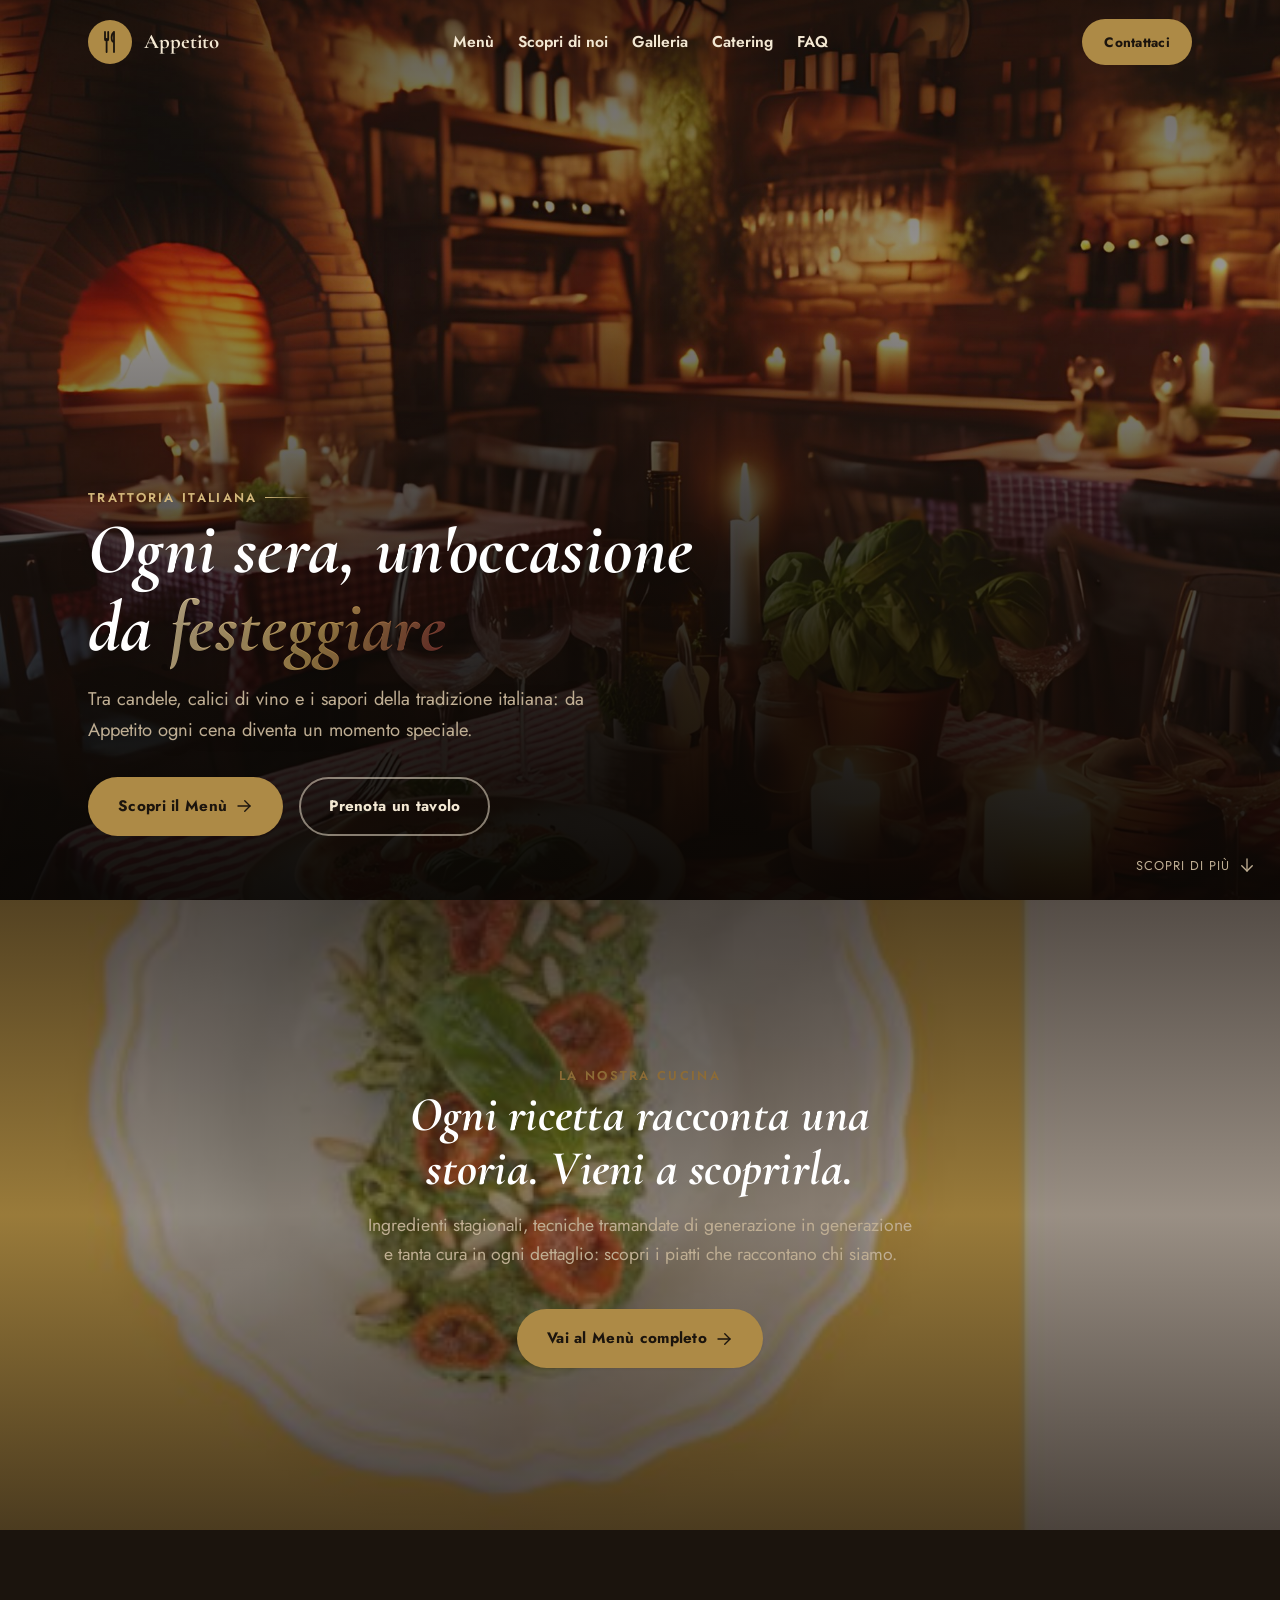
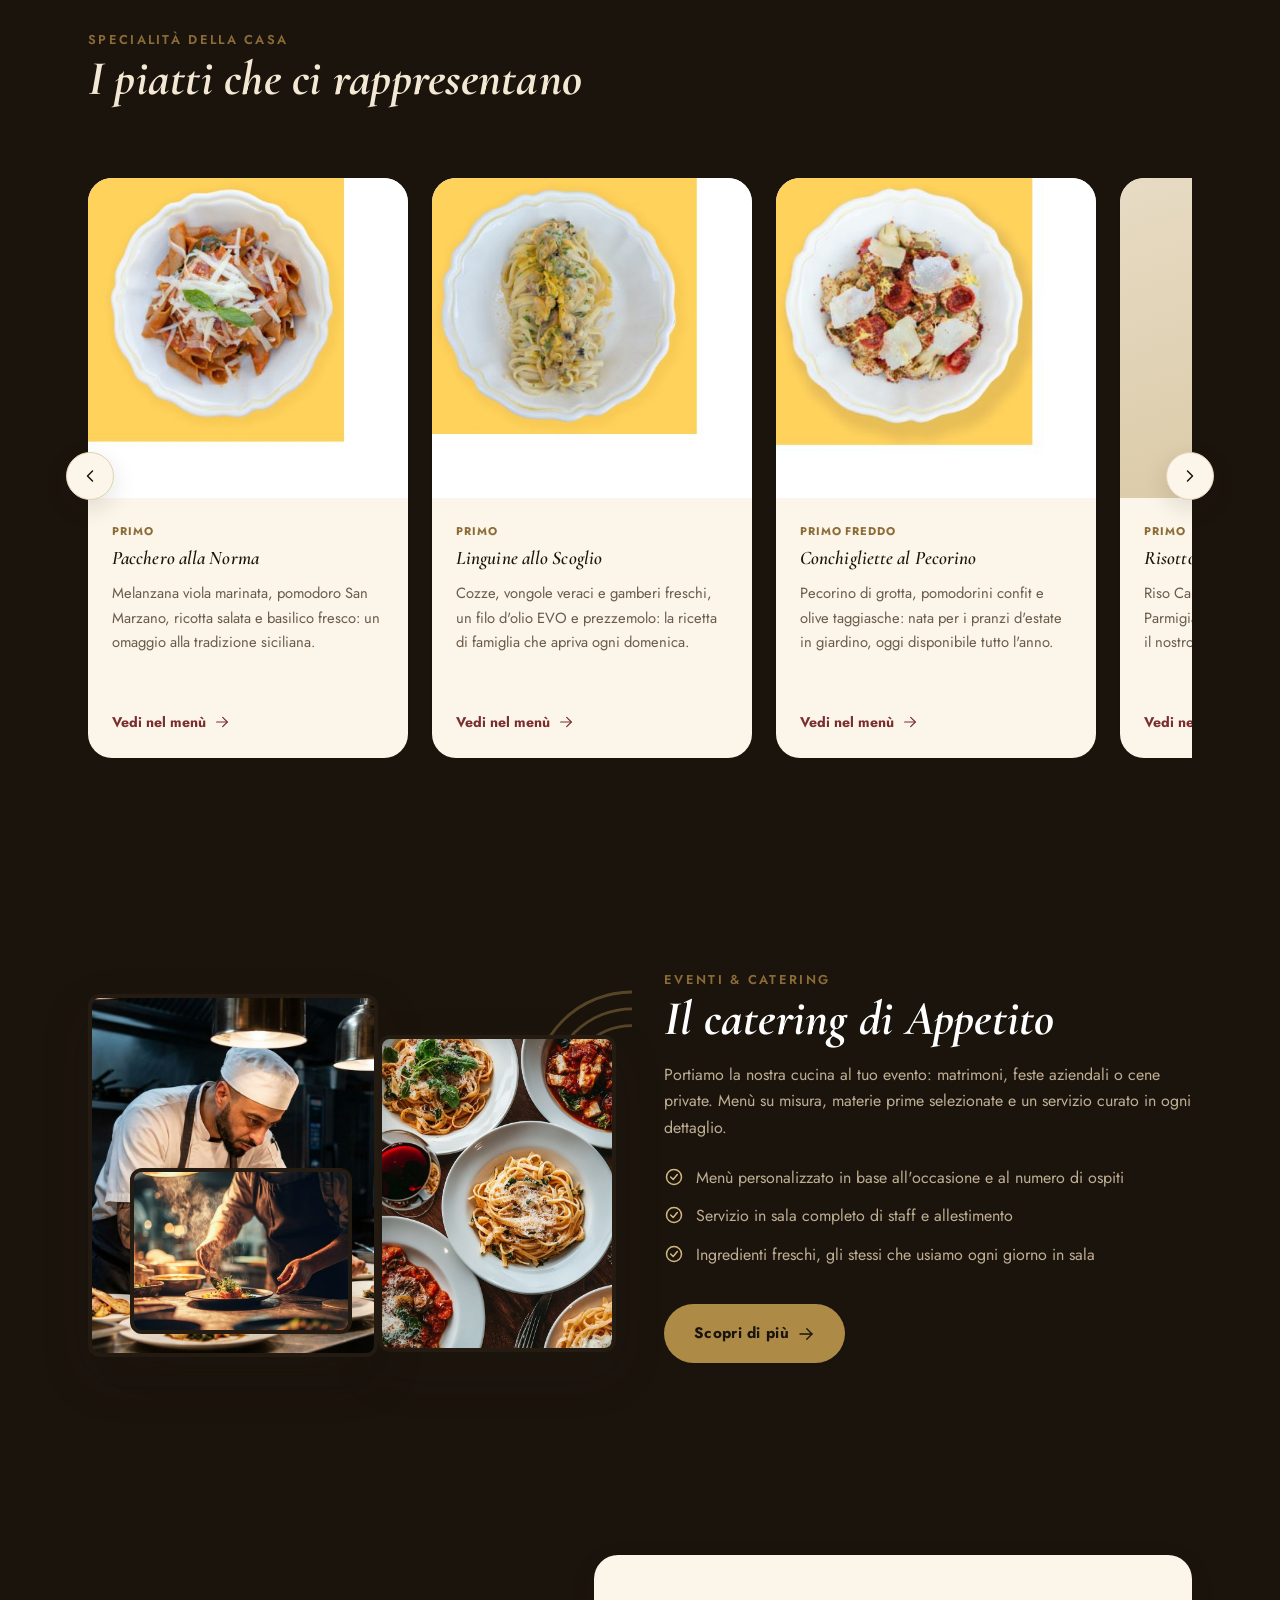
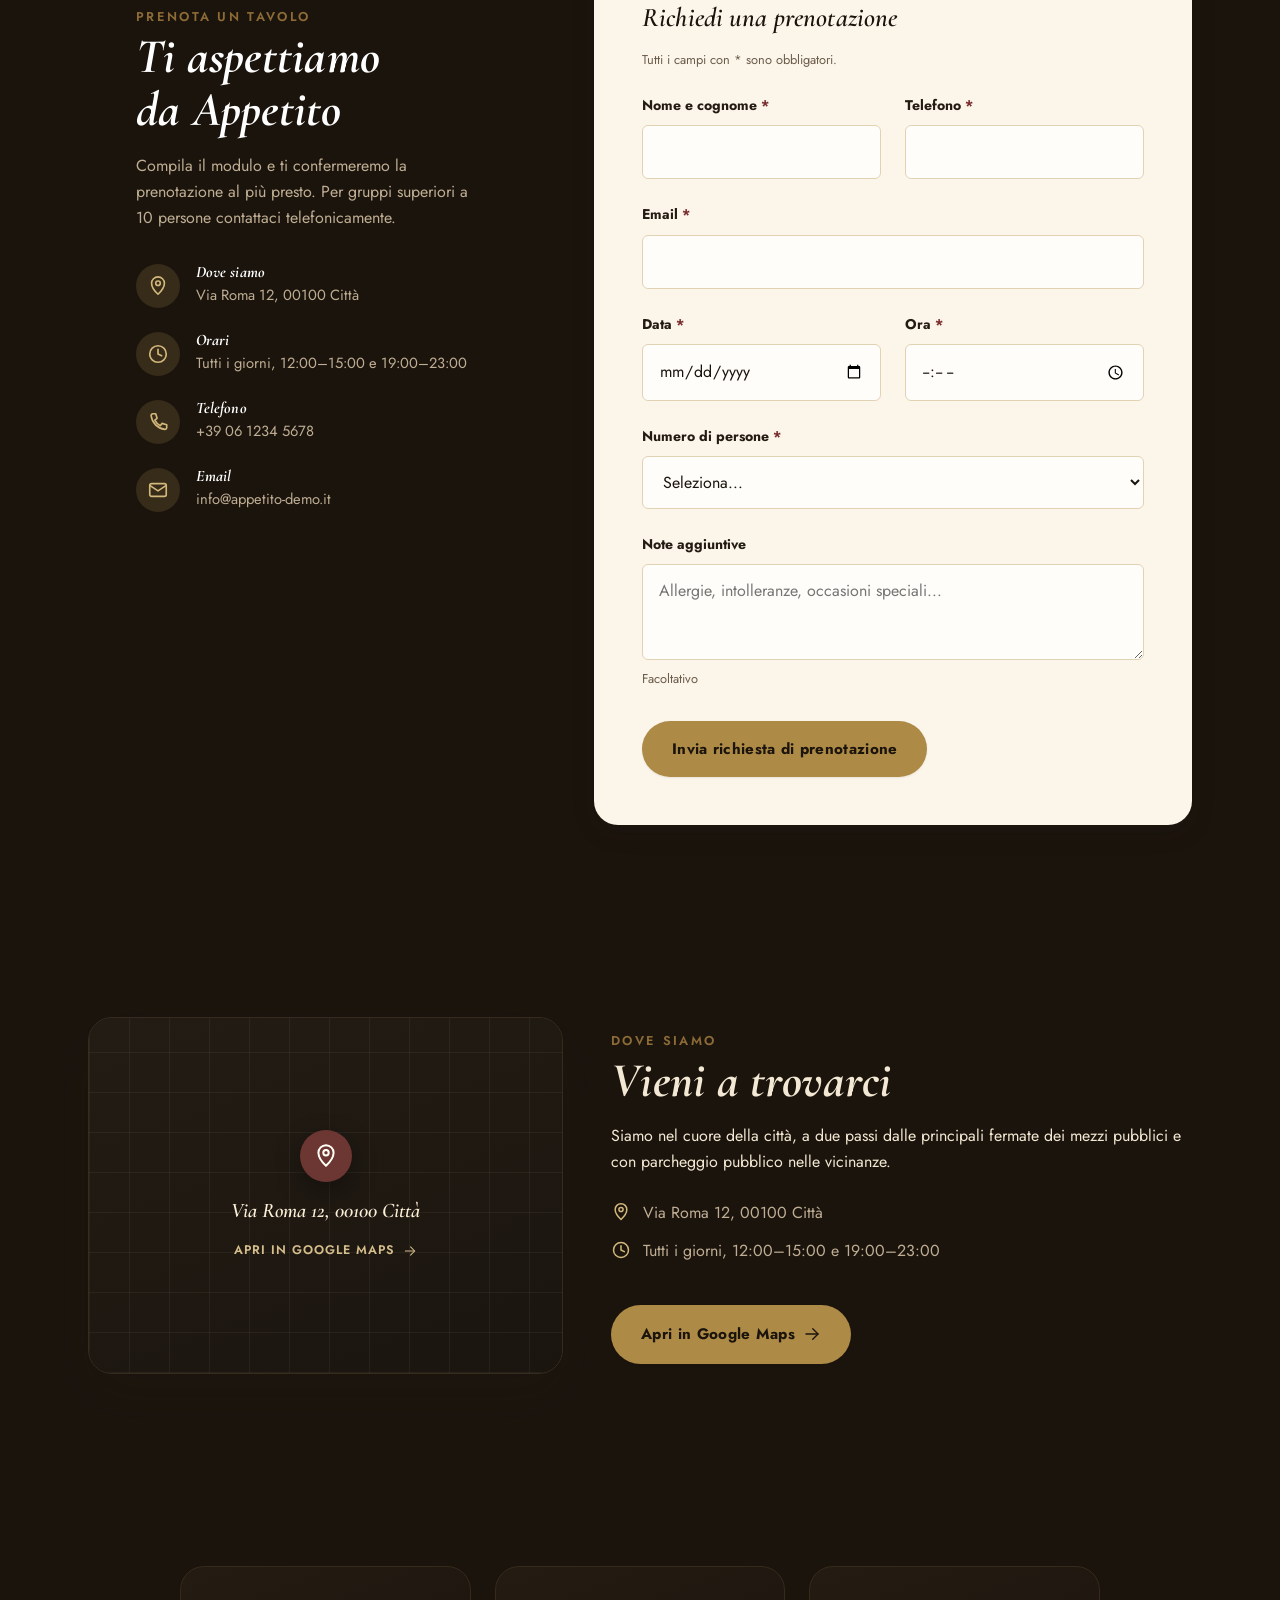
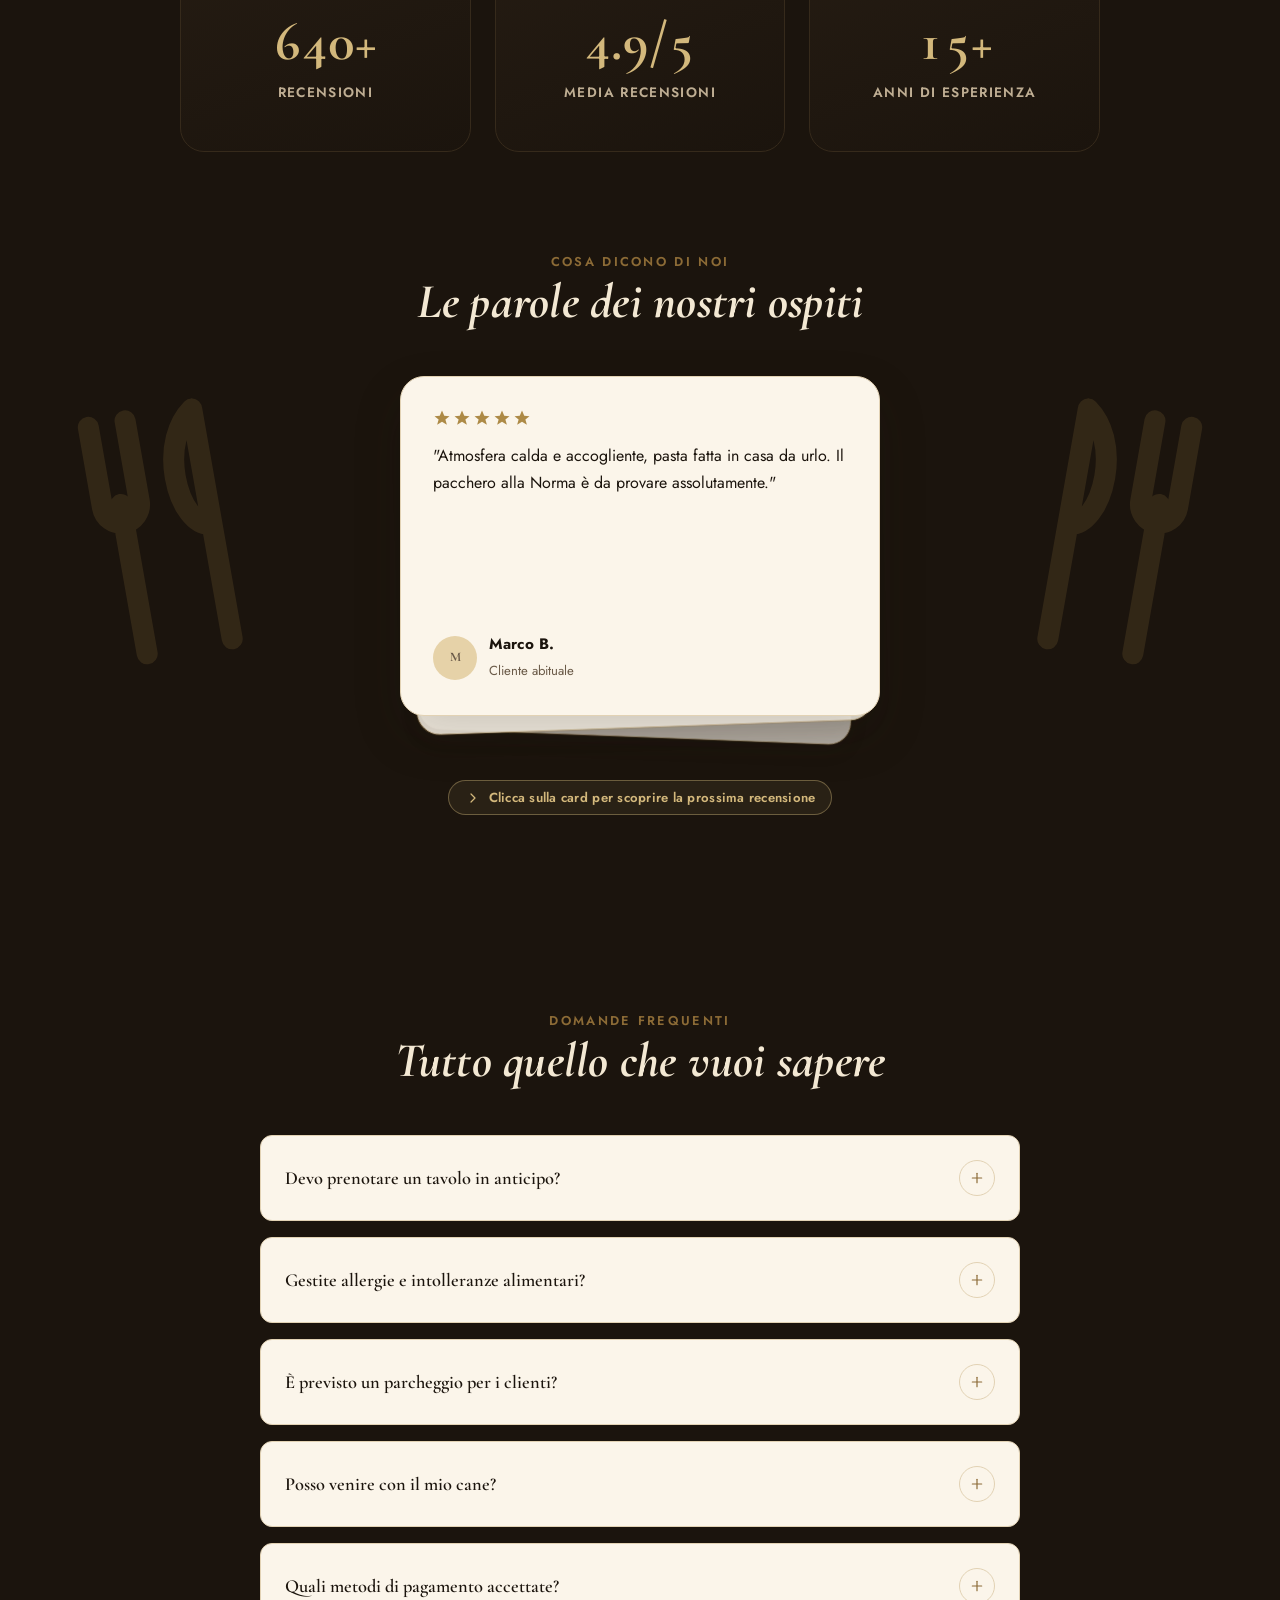
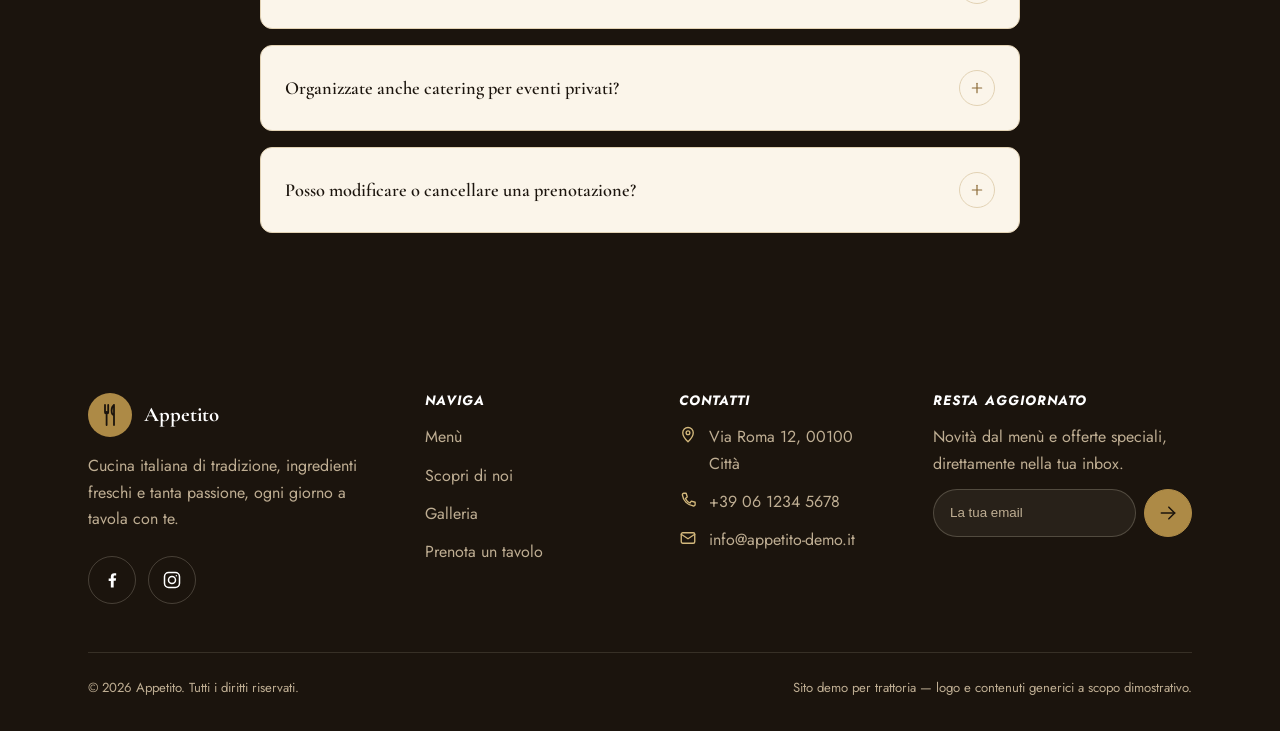
<file: index.html>
﻿<!doctype html>
<html lang="it">
<head>
<meta charset="UTF-8">
<meta name="viewport" content="width=device-width, initial-scale=1">
<title>Appetito — Trattoria Italiana</title>
<meta name="description" content="Appetito, trattoria italiana: cucina di tradizione, ingredienti freschi, catering su misura e un tavolo sempre pronto per te.">
<link rel="preconnect" href="https://fonts.googleapis.com">
<link rel="preconnect" href="https://fonts.gstatic.com" crossorigin>
<link href="https://fonts.googleapis.com/css2?family=Cormorant+Garamond:ital,wght@0,500;0,600;0,700;1,500;1,600;1,700&family=Jost:wght@300;400;500;600;700&display=swap" rel="stylesheet">
<link rel="stylesheet" href="css/style.css">
</head>
<body>
<a class="skip-link" href="#main">Vai al contenuto principale</a>

<!-- Icon sprite -->
<svg aria-hidden="true" style="display:none">
  <symbol id="icon-utensils" viewBox="0 0 24 24" fill="none" stroke="currentColor" stroke-width="1.8" stroke-linecap="round" stroke-linejoin="round"><path d="M7 2v7a1.6 1.6 0 0 0 3.2 0V2M8.6 9v13M16 2c-1.4 1-2.4 3-2.4 5.5S14.6 12 16 12M16 2v20"/></symbol>
  <symbol id="icon-menu" viewBox="0 0 24 24" fill="none" stroke="currentColor" stroke-width="1.8" stroke-linecap="round"><line x1="3" y1="6" x2="21" y2="6"/><line x1="3" y1="12" x2="21" y2="12"/><line x1="3" y1="18" x2="21" y2="18"/></symbol>
  <symbol id="icon-close" viewBox="0 0 24 24" fill="none" stroke="currentColor" stroke-width="1.8" stroke-linecap="round"><line x1="6" y1="6" x2="18" y2="18"/><line x1="18" y1="6" x2="6" y2="18"/></symbol>
  <symbol id="icon-arrow-right" viewBox="0 0 24 24" fill="none" stroke="currentColor" stroke-width="1.8" stroke-linecap="round" stroke-linejoin="round"><line x1="4" y1="12" x2="20" y2="12"/><polyline points="13 5 20 12 13 19"/></symbol>
  <symbol id="icon-arrow-down" viewBox="0 0 24 24" fill="none" stroke="currentColor" stroke-width="1.8" stroke-linecap="round" stroke-linejoin="round"><line x1="12" y1="4" x2="12" y2="20"/><polyline points="5 13 12 20 19 13"/></symbol>
  <symbol id="icon-chevron-left" viewBox="0 0 24 24" fill="none" stroke="currentColor" stroke-width="1.8" stroke-linecap="round" stroke-linejoin="round"><polyline points="15 6 9 12 15 18"/></symbol>
  <symbol id="icon-chevron-right" viewBox="0 0 24 24" fill="none" stroke="currentColor" stroke-width="1.8" stroke-linecap="round" stroke-linejoin="round"><polyline points="9 6 15 12 9 18"/></symbol>
  <symbol id="icon-calendar" viewBox="0 0 24 24" fill="none" stroke="currentColor" stroke-width="1.8" stroke-linecap="round" stroke-linejoin="round"><rect x="3" y="5" width="18" height="16" rx="2"/><line x1="16" y1="3" x2="16" y2="7"/><line x1="8" y1="3" x2="8" y2="7"/><line x1="3" y1="10" x2="21" y2="10"/></symbol>
  <symbol id="icon-clock" viewBox="0 0 24 24" fill="none" stroke="currentColor" stroke-width="1.8" stroke-linecap="round" stroke-linejoin="round"><circle cx="12" cy="12" r="9"/><polyline points="12 7 12 12 16 14"/></symbol>
  <symbol id="icon-phone" viewBox="0 0 24 24" fill="none" stroke="currentColor" stroke-width="1.8" stroke-linecap="round" stroke-linejoin="round"><path d="M6.5 3h3l1.5 5-2.5 2a13 13 0 0 0 6 6l2-2.5 5 1.5v3a2 2 0 0 1-2.2 2A17 17 0 0 1 4.5 5.2 2 2 0 0 1 6.5 3Z"/></symbol>
  <symbol id="icon-mail" viewBox="0 0 24 24" fill="none" stroke="currentColor" stroke-width="1.8" stroke-linecap="round" stroke-linejoin="round"><rect x="3" y="5" width="18" height="14" rx="2"/><polyline points="3 7 12 13 21 7"/></symbol>
  <symbol id="icon-map-pin" viewBox="0 0 24 24" fill="none" stroke="currentColor" stroke-width="1.8" stroke-linecap="round" stroke-linejoin="round"><path d="M12 21s7-6.5 7-12a7 7 0 0 0-14 0c0 5.5 7 12 7 12Z"/><circle cx="12" cy="9" r="2.5"/></symbol>
  <symbol id="icon-star" viewBox="0 0 24 24" fill="currentColor" stroke="none"><polygon points="12 2 15 9 22 9.5 16.5 14 18.5 21 12 17 5.5 21 7.5 14 2 9.5 9 9"/></symbol>
  <symbol id="icon-check-circle" viewBox="0 0 24 24" fill="none" stroke="currentColor" stroke-width="1.8" stroke-linecap="round" stroke-linejoin="round"><circle cx="12" cy="12" r="9"/><polyline points="8 12 11 15 16 9"/></symbol>
  <symbol id="icon-alert-circle" viewBox="0 0 24 24" fill="none" stroke="currentColor" stroke-width="1.8" stroke-linecap="round" stroke-linejoin="round"><circle cx="12" cy="12" r="9"/><line x1="12" y1="8" x2="12" y2="12.5"/><circle cx="12" cy="16" r="0.6" fill="currentColor" stroke="none"/></symbol>
  <symbol id="icon-image" viewBox="0 0 24 24" fill="none" stroke="currentColor" stroke-width="1.8" stroke-linecap="round" stroke-linejoin="round"><rect x="3" y="4" width="18" height="16" rx="2"/><circle cx="8.5" cy="9.5" r="1.5"/><polyline points="21 16 15 10 6 20"/></symbol>
  <symbol id="icon-leaf" viewBox="0 0 24 24" fill="none" stroke="currentColor" stroke-width="1.8" stroke-linecap="round" stroke-linejoin="round"><path d="M5 21c9 0 14-5 14-14V5h-2C8 5 3 10 3 19v2Z"/><path d="M5 21c0-5 3-9 8-11"/></symbol>
  <symbol id="icon-users" viewBox="0 0 24 24" fill="none" stroke="currentColor" stroke-width="1.8" stroke-linecap="round" stroke-linejoin="round"><circle cx="9" cy="8" r="3.2"/><path d="M3.5 20c0-3.5 2.5-6 5.5-6s5.5 2.5 5.5 6"/><circle cx="17" cy="9" r="2.6"/><path d="M15.5 14c2.6.3 4.5 2.6 4.5 6"/></symbol>
  <symbol id="icon-award" viewBox="0 0 24 24" fill="none" stroke="currentColor" stroke-width="1.8" stroke-linecap="round" stroke-linejoin="round"><circle cx="12" cy="9" r="5.5"/><path d="M8.5 13.5 7 21l5-2.5L17 21l-1.5-7.5"/></symbol>
  <symbol id="icon-heart" viewBox="0 0 24 24" fill="none" stroke="currentColor" stroke-width="1.8" stroke-linecap="round" stroke-linejoin="round"><path d="M12 20s-7-4.3-9.5-8.8C1 8 2.5 4.5 6 4c2-.3 3.7.7 6 3 2.3-2.3 4-3.3 6-3 3.5.5 5 4 3.5 7.2C19 15.7 12 20 12 20Z"/></symbol>
  <symbol id="icon-facebook" viewBox="0 0 24 24" fill="currentColor" stroke="none"><path d="M14 21v-8h2.5l.4-3H14V8c0-.9.3-1.5 1.7-1.5H17V4c-.3 0-1.3-.1-2.4-.1-2.4 0-4 1.4-4 4v2.2H8v3h2.6V21Z"/></symbol>
  <symbol id="icon-instagram" viewBox="0 0 24 24" fill="none" stroke="currentColor" stroke-width="1.8"><rect x="3" y="3" width="18" height="18" rx="5"/><circle cx="12" cy="12" r="4.2"/><circle cx="17.2" cy="6.8" r="0.9" fill="currentColor" stroke="none"/></symbol>
  <symbol id="icon-plus" viewBox="0 0 24 24" fill="none" stroke="currentColor" stroke-width="1.8" stroke-linecap="round"><line x1="12" y1="5" x2="12" y2="19"/><line x1="5" y1="12" x2="19" y2="12"/></symbol>
</svg>

<header class="site-header">
  <div class="container">
    <a href="index.html" class="brand" aria-label="Appetito — torna alla home">
      <span class="brand-mark"><svg width="24" height="24" aria-hidden="true" focusable="false"><use href="#icon-utensils"></use></svg></span>
      <span>Appetito</span>
    </a>
    <nav class="main-nav" aria-label="Navigazione principale">
      <a href="menu.html">Menù</a>
      <a href="chi-siamo.html">Scopri di noi</a>
      <a href="galleria.html">Galleria</a>
      <a href="#prenota">Catering</a>
      <a href="#faq">FAQ</a>
    </nav>
    <div class="header-actions">
      <a href="#prenota" class="btn btn-primary btn-sm">Contattaci</a>
      <button class="nav-toggle" aria-label="Apri il menu di navigazione" aria-expanded="false" aria-controls="mobile-nav">
        <svg aria-hidden="true" focusable="false"><use href="#icon-menu"></use></svg>
      </button>
    </div>
  </div>
</header>

<div class="mobile-nav" id="mobile-nav">
  <div class="mobile-nav-top">
    <span class="brand" style="color:#fff">
      <span class="brand-mark"><svg width="24" height="24" aria-hidden="true"><use href="#icon-utensils"></use></svg></span>
      Appetito
    </span>
    <button class="btn-icon mobile-nav-close" aria-label="Chiudi il menu di navigazione" style="background:transparent;border-color:rgba(251,240,217,.3);color:#fff;">
      <svg aria-hidden="true"><use href="#icon-close"></use></svg>
    </button>
  </div>
  <ul>
    <li><a href="menu.html">Menù</a></li>
    <li><a href="chi-siamo.html">Scopri di noi</a></li>
    <li><a href="galleria.html">Galleria</a></li>
    <li><a href="#prenota">Catering</a></li>
    <li><a href="#faq">FAQ</a></li>
  </ul>
  <a href="#prenota" class="btn btn-primary">Contattaci</a>
</div>

<main id="main">

  <!-- HERO -->
  <section class="hero">
    <div class="hero-media">
      <img src="images/hero-trattoria.jpg" alt="Sala della trattoria Appetito con tavoli a quadretti rossi, candele accese e forno a legna acceso sullo sfondo" width="1800" height="1806">
    </div>
    <div class="hero-scrim"></div>
    <div class="hero-intro" aria-hidden="true">
      <div class="hero-intro-stack">
        <span class="hero-intro-plate"></span>
        <span class="hero-intro-plate"></span>
        <span class="hero-intro-plate"></span>
        <span class="hero-intro-plate"></span>
      </div>
    </div>
    <div class="container">
      <div class="hero-content">
        <span class="eyebrow">Trattoria Italiana</span>
        <h1>Ogni sera, un'occasione da <em>festeggiare</em></h1>
        <p class="hero-lede">Tra candele, calici di vino e i sapori della tradizione italiana: da Appetito ogni cena diventa un momento speciale.</p>
        <div class="hero-actions">
          <a href="menu.html" class="btn btn-primary">Scopri il Menù
            <svg aria-hidden="true"><use href="#icon-arrow-right"></use></svg>
          </a>
          <a href="#prenota" class="btn btn-ghost-dark">Prenota un tavolo</a>
        </div>
      </div>
    </div>
    <div class="hero-scroll-cue">
      <span>Scopri di più</span>
      <svg aria-hidden="true"><use href="#icon-arrow-down"></use></svg>
    </div>
  </section>

  <!-- MENU CTA — foto in trasparenza -->
  <section class="menu-cta">
    <div class="menu-cta-media">
      <div class="ph on-dark">
        <img src="images/dishes/pasta-pesto.jpg" alt="Pasta al pesto con pomodorini confit, un piatto della nostra cucina" loading="lazy">
      </div>
    </div>
    <div class="menu-cta-scrim"></div>
    <div class="container">
      <div class="menu-cta-content">
        <span class="eyebrow">La nostra cucina</span>
        <h2>Ogni ricetta racconta una storia. Vieni a scoprirla.</h2>
        <p>Ingredienti stagionali, tecniche tramandate di generazione in generazione e tanta cura in ogni dettaglio: scopri i piatti che raccontano chi siamo.</p>
        <a href="menu.html" class="btn btn-primary">Vai al Menù completo
          <svg aria-hidden="true"><use href="#icon-arrow-right"></use></svg>
        </a>
      </div>
    </div>
  </section>

  <!-- PIATTI SIGNATURE — scroll orizzontale -->
  <section class="section" id="piatti" aria-labelledby="piatti-heading">
    <div class="container">
      <div class="section-head-row">
        <div class="section-head" style="margin-bottom:0">
          <span class="eyebrow">Specialità della casa</span>
          <h2 id="piatti-heading" class="mt-0">I piatti che ci rappresentano</h2>
        </div>
      </div>

      <div class="dish-scroller" data-scroller>
        <button class="btn-icon dish-arrow dish-arrow--prev" data-scroller-prev aria-label="Mostra il piatto precedente">
          <svg aria-hidden="true"><use href="#icon-chevron-left"></use></svg>
        </button>
        <button class="btn-icon dish-arrow dish-arrow--next" data-scroller-next aria-label="Mostra il piatto successivo">
          <svg aria-hidden="true"><use href="#icon-chevron-right"></use></svg>
        </button>

      <ul class="scroller" data-scroller-track>

        <li class="dish-card">
          <div class="ph">
            <img src="images/dishes/paccheri-pomodoro.jpg" alt="Pacchero alla Norma ripreso dall'alto" loading="lazy">
          </div>
          <div class="dish-card-body">
            <span class="dish-card-tag">Primo</span>
            <h3>Pacchero alla Norma</h3>
            <p>Melanzana viola marinata, pomodoro San Marzano, ricotta salata e basilico fresco: un omaggio alla tradizione siciliana.</p>
            <a class="dish-card-link" href="menu.html#dish-pacchero-norma">Vedi nel menù
              <svg aria-hidden="true"><use href="#icon-arrow-right"></use></svg>
            </a>
          </div>
        </li>

        <li class="dish-card">
          <div class="ph">
            <img src="images/dishes/linguine-vongole.jpg" alt="Linguine allo Scoglio riprese dall'alto" loading="lazy">
          </div>
          <div class="dish-card-body">
            <span class="dish-card-tag">Primo</span>
            <h3>Linguine allo Scoglio</h3>
            <p>Cozze, vongole veraci e gamberi freschi, un filo d'olio EVO e prezzemolo: la ricetta di famiglia che apriva ogni domenica.</p>
            <a class="dish-card-link" href="menu.html#dish-linguine-scoglio">Vedi nel menù
              <svg aria-hidden="true"><use href="#icon-arrow-right"></use></svg>
            </a>
          </div>
        </li>

        <li class="dish-card">
          <div class="ph">
            <img src="images/dishes/gnocchi-pomodorini.jpg" alt="Conchigliette al Pecorino riprese dall'alto" loading="lazy">
          </div>
          <div class="dish-card-body">
            <span class="dish-card-tag">Primo freddo</span>
            <h3>Conchigliette al Pecorino</h3>
            <p>Pecorino di grotta, pomodorini confit e olive taggiasche: nata per i pranzi d'estate in giardino, oggi disponibile tutto l'anno.</p>
            <a class="dish-card-link" href="menu.html#dish-conchigliette-pecorino">Vedi nel menù
              <svg aria-hidden="true"><use href="#icon-arrow-right"></use></svg>
            </a>
          </div>
        </li>

        <li class="dish-card">
          <div class="ph" role="img" aria-label="Foto placeholder ripresa dall'alto: Risotto allo zafferano">
            <span class="ph-icon"><svg aria-hidden="true"><use href="#icon-image"></use></svg></span>
            <span class="ph-label">Foto piatto — vista dall'alto</span>
          </div>
          <div class="dish-card-body">
            <span class="dish-card-tag">Primo</span>
            <h3>Risotto allo Zafferano</h3>
            <p>Riso Carnaroli, zafferano in pistilli e Parmigiano 24 mesi: la ricetta milanese che il nostro chef ha imparato a Milano.</p>
            <a class="dish-card-link" href="menu.html#dish-risotto-zafferano">Vedi nel menù
              <svg aria-hidden="true"><use href="#icon-arrow-right"></use></svg>
            </a>
          </div>
        </li>

        <li class="dish-card">
          <div class="ph">
            <img src="images/gallery/tagliata-manzo.jpg" alt="Tagliata al Rosmarino a fette" loading="lazy">
          </div>
          <div class="dish-card-body">
            <span class="dish-card-tag">Secondo</span>
            <h3>Tagliata al Rosmarino</h3>
            <p>Scottona italiana, rosmarino fresco e riduzione al vino rosso: semplice, per lasciare parlare la qualità della materia prima.</p>
            <a class="dish-card-link" href="menu.html#dish-tagliata-manzo">Vedi nel menù
              <svg aria-hidden="true"><use href="#icon-arrow-right"></use></svg>
            </a>
          </div>
        </li>

        <li class="dish-card">
          <div class="ph">
            <img src="images/dishes/tiramisu.jpg" alt="Tiramisù della Casa ripreso dall'alto" loading="lazy">
          </div>
          <div class="dish-card-body">
            <span class="dish-card-tag">Dolce</span>
            <h3>Tiramisù della Casa</h3>
            <p>Mascarpone, savoiardi inzuppati al caffè e cacao amaro: la ricetta della nonna, servita esattamente come allora.</p>
            <a class="dish-card-link" href="menu.html#dish-tiramisu">Vedi nel menù
              <svg aria-hidden="true"><use href="#icon-arrow-right"></use></svg>
            </a>
          </div>
        </li>

      </ul>
      </div>
    </div>
  </section>

  <!-- CATERING -->
  <section class="section section-dark catering" aria-labelledby="catering-heading">
    <div class="container">
      <div class="catering-collage">
        <svg class="catering-deco" viewBox="0 0 100 100" aria-hidden="true" fill="none" stroke="currentColor" stroke-width="2">
          <path d="M20 90a70 70 0 0 1 70-70"/>
          <path d="M32 90a58 58 0 0 1 58-58"/>
          <path d="M44 90a46 46 0 0 1 46-46"/>
        </svg>
        <div class="ph ph--1 on-dark">
          <img src="images/gallery/chef-impiattamento.jpg" alt="Chef che impiatta durante un evento di catering" loading="lazy">
        </div>
        <div class="ph ph--2 on-dark">
          <img src="images/gallery/pasta-tavola.jpg" alt="Buffet di catering allestito con una selezione di piatti" loading="lazy">
        </div>
        <div class="ph ph--3 on-dark">
          <img src="images/gallery/chef-dettaglio-piatto.jpg" alt="Dettaglio di un piatto impiattato per il catering" loading="lazy">
        </div>
      </div>
      <div class="catering-text">
        <span class="eyebrow">Eventi &amp; Catering</span>
        <h2 id="catering-heading">Il catering di Appetito</h2>
        <p>Portiamo la nostra cucina al tuo evento: matrimoni, feste aziendali o cene private. Menù su misura, materie prime selezionate e un servizio curato in ogni dettaglio.</p>
        <ul class="catering-list">
          <li>
            <svg aria-hidden="true"><use href="#icon-check-circle"></use></svg>
            <span>Menù personalizzato in base all'occasione e al numero di ospiti</span>
          </li>
          <li>
            <svg aria-hidden="true"><use href="#icon-check-circle"></use></svg>
            <span>Servizio in sala completo di staff e allestimento</span>
          </li>
          <li>
            <svg aria-hidden="true"><use href="#icon-check-circle"></use></svg>
            <span>Ingredienti freschi, gli stessi che usiamo ogni giorno in sala</span>
          </li>
        </ul>
        <a href="#prenota" class="btn btn-primary">Scopri di più
          <svg aria-hidden="true"><use href="#icon-arrow-right"></use></svg>
        </a>
      </div>
    </div>
  </section>

  <!-- PRENOTAZIONE -->
  <section class="section reserve" id="prenota" aria-labelledby="reserve-heading">
    <div class="container">

      <div class="reserve-info-card">
        <span class="eyebrow">Prenota un tavolo</span>
        <h2 id="reserve-heading">Ti aspettiamo da Appetito</h2>
        <p style="color:var(--color-text-on-dark-muted)">Compila il modulo e ti confermeremo la prenotazione al più presto. Per gruppi superiori a 10 persone contattaci telefonicamente.</p>
        <div class="info-list">
          <div class="info-item">
            <span class="icon-badge"><svg aria-hidden="true"><use href="#icon-map-pin"></use></svg></span>
            <div>
              <h4>Dove siamo</h4>
              <p>Via Roma 12, 00100 Città</p>
            </div>
          </div>
          <div class="info-item">
            <span class="icon-badge"><svg aria-hidden="true"><use href="#icon-clock"></use></svg></span>
            <div>
              <h4>Orari</h4>
              <p>Tutti i giorni, 12:00–15:00 e 19:00–23:00</p>
            </div>
          </div>
          <div class="info-item">
            <span class="icon-badge"><svg aria-hidden="true"><use href="#icon-phone"></use></svg></span>
            <div>
              <h4>Telefono</h4>
              <p>+39 06 1234 5678</p>
            </div>
          </div>
          <div class="info-item">
            <span class="icon-badge"><svg aria-hidden="true"><use href="#icon-mail"></use></svg></span>
            <div>
              <h4>Email</h4>
              <p>info@appetito-demo.it</p>
            </div>
          </div>
        </div>
      </div>

      <div class="reserve-form-card">
        <h3>Richiedi una prenotazione</h3>
        <p class="field-hint" style="margin-bottom: var(--space-5)">Tutti i campi con * sono obbligatori.</p>
        <form id="reserve-form" novalidate>
          <div class="form-grid">
            <div class="field">
              <label for="r-nome">Nome e cognome <span class="required">*</span></label>
              <input type="text" id="r-nome" name="nome" required data-error-message="Inserisci il tuo nome e cognome.">
              <span class="field-error" role="alert"><svg aria-hidden="true"><use href="#icon-alert-circle"></use></svg><span>Inserisci il tuo nome e cognome.</span></span>
            </div>
            <div class="field">
              <label for="r-telefono">Telefono <span class="required">*</span></label>
              <input type="tel" id="r-telefono" name="telefono" autocomplete="tel" required data-error-message="Inserisci un numero di telefono.">
              <span class="field-error" role="alert"><svg aria-hidden="true"><use href="#icon-alert-circle"></use></svg><span>Inserisci un numero di telefono.</span></span>
            </div>
            <div class="field span-2">
              <label for="r-email">Email <span class="required">*</span></label>
              <input type="email" id="r-email" name="email" autocomplete="email" required data-error-message="Inserisci un indirizzo email valido.">
              <span class="field-error" role="alert"><svg aria-hidden="true"><use href="#icon-alert-circle"></use></svg><span>Inserisci un indirizzo email valido.</span></span>
            </div>
            <div class="field">
              <label for="r-data">Data <span class="required">*</span></label>
              <input type="date" id="r-data" name="data" required data-error-message="Seleziona una data.">
              <span class="field-error" role="alert"><svg aria-hidden="true"><use href="#icon-alert-circle"></use></svg><span>Seleziona una data.</span></span>
            </div>
            <div class="field">
              <label for="r-ora">Ora <span class="required">*</span></label>
              <input type="time" id="r-ora" name="ora" required data-error-message="Seleziona un orario.">
              <span class="field-error" role="alert"><svg aria-hidden="true"><use href="#icon-alert-circle"></use></svg><span>Seleziona un orario.</span></span>
            </div>
            <div class="field span-2">
              <label for="r-persone">Numero di persone <span class="required">*</span></label>
              <select id="r-persone" name="persone" required data-error-message="Seleziona il numero di persone.">
                <option value="">Seleziona...</option>
                <option>1 persona</option>
                <option>2 persone</option>
                <option>3 persone</option>
                <option>4 persone</option>
                <option>5 persone</option>
                <option>6 persone</option>
                <option>7+ persone (ti ricontattiamo noi)</option>
              </select>
              <span class="field-error" role="alert"><svg aria-hidden="true"><use href="#icon-alert-circle"></use></svg><span>Seleziona il numero di persone.</span></span>
            </div>
            <div class="field span-2">
              <label for="r-note">Note aggiuntive</label>
              <textarea id="r-note" name="note" placeholder="Allergie, intolleranze, occasioni speciali..."></textarea>
              <span class="field-hint">Facoltativo</span>
            </div>
          </div>

          <div class="form-submit-row">
            <button type="submit" class="btn btn-primary">Invia richiesta di prenotazione</button>
            <span class="form-feedback" role="status" aria-live="polite">
              <svg aria-hidden="true"><use href="#icon-check-circle"></use></svg>
              Richiesta inviata! Ti contatteremo a breve per confermare.
            </span>
          </div>
        </form>
      </div>

    </div>
  </section>

  <!-- MAPPA -->
  <section class="section map-section" aria-labelledby="map-heading">
    <div class="container">
      <a class="map-frame" href="https://www.google.com/maps/search/?api=1&query=Via+Roma+12+Roma+Italia" target="_blank" rel="noopener" aria-label="Apri la posizione di Appetito in Google Maps">
        <div class="map-static">
          <span class="map-static-pin"><svg aria-hidden="true"><use href="#icon-map-pin"></use></svg></span>
          <span class="map-static-label">Via Roma 12, 00100 Città</span>
          <span class="map-static-cta">Apri in Google Maps
            <svg aria-hidden="true" width="14" height="14"><use href="#icon-arrow-right"></use></svg>
          </span>
        </div>
      </a>
      <div class="map-text">
        <span class="eyebrow">Dove siamo</span>
        <h2 id="map-heading">Vieni a trovarci</h2>
        <p>Siamo nel cuore della città, a due passi dalle principali fermate dei mezzi pubblici e con parcheggio pubblico nelle vicinanze.</p>
        <ul class="map-info-list">
          <li>
            <svg aria-hidden="true"><use href="#icon-map-pin"></use></svg>
            <span>Via Roma 12, 00100 Città</span>
          </li>
          <li>
            <svg aria-hidden="true"><use href="#icon-clock"></use></svg>
            <span>Tutti i giorni, 12:00–15:00 e 19:00–23:00</span>
          </li>
        </ul>
        <a class="btn btn-primary" href="https://www.google.com/maps/search/?api=1&query=Via+Roma+12+Roma+Italia" target="_blank" rel="noopener">
          Apri in Google Maps
          <svg aria-hidden="true"><use href="#icon-arrow-right"></use></svg>
        </a>
      </div>
    </div>
  </section>

  <!-- STATISTICHE -->
  <section class="section" style="padding-bottom: 0" aria-label="Appetito in numeri">
    <div class="container">
      <div class="stats-grid">
        <div class="stat-card">
          <span class="stat-number">640+</span>
          <span class="stat-label">Recensioni</span>
        </div>
        <div class="stat-card">
          <span class="stat-number">4.9/5</span>
          <span class="stat-label">Media recensioni</span>
        </div>
        <div class="stat-card">
          <span class="stat-number">15+</span>
          <span class="stat-label">Anni di esperienza</span>
        </div>
      </div>
    </div>
  </section>

  <!-- RECENSIONI -->
  <section class="section" aria-labelledby="reviews-heading">
    <div class="container">
      <div class="reviews-decor reviews-decor--left" aria-hidden="true">
        <svg viewBox="0 0 24 24" fill="none" stroke="currentColor" stroke-width="1"><use href="#icon-utensils"></use></svg>
      </div>
      <div class="reviews-decor reviews-decor--right" aria-hidden="true">
        <svg viewBox="0 0 24 24" fill="none" stroke="currentColor" stroke-width="1"><use href="#icon-utensils"></use></svg>
      </div>
      <div class="section-head center">
        <span class="eyebrow">Cosa dicono di noi</span>
        <h2 id="reviews-heading">Le parole dei nostri ospiti</h2>
      </div>

      <div class="review-deck">

        <article class="review-card">
          <div class="review-stars" aria-hidden="true">
            <svg><use href="#icon-star"></use></svg><svg><use href="#icon-star"></use></svg><svg><use href="#icon-star"></use></svg><svg><use href="#icon-star"></use></svg><svg><use href="#icon-star"></use></svg>
          </div>
          <p class="review-quote">"Atmosfera calda e accogliente, pasta fatta in casa da urlo. Il pacchero alla Norma è da provare assolutamente."</p>
          <div class="review-author">
            <span class="review-avatar" aria-hidden="true">M</span>
            <div><strong>Marco B.</strong><span>Cliente abituale</span></div>
          </div>
        </article>

        <article class="review-card">
          <div class="review-stars" aria-hidden="true">
            <svg><use href="#icon-star"></use></svg><svg><use href="#icon-star"></use></svg><svg><use href="#icon-star"></use></svg><svg><use href="#icon-star"></use></svg><svg><use href="#icon-star"></use></svg>
          </div>
          <p class="review-quote">"Abbiamo usato il loro servizio di catering per il matrimonio: impeccabili dal primo contatto fino all'ultimo piatto servito."</p>
          <div class="review-author">
            <span class="review-avatar" aria-hidden="true">G</span>
            <div><strong>Giulia F.</strong><span>Evento privato</span></div>
          </div>
        </article>

        <article class="review-card">
          <div class="review-stars" aria-hidden="true">
            <svg><use href="#icon-star"></use></svg><svg><use href="#icon-star"></use></svg><svg><use href="#icon-star"></use></svg><svg><use href="#icon-star"></use></svg><svg><use href="#icon-star"></use></svg>
          </div>
          <p class="review-quote">"Personale gentilissimo e attento, prenotazione facile online. Torneremo sicuramente per provare tutto il menù."</p>
          <div class="review-author">
            <span class="review-avatar" aria-hidden="true">L</span>
            <div><strong>Luca R.</strong><span>Cena di coppia</span></div>
          </div>
        </article>

        <article class="review-card">
          <div class="review-stars" aria-hidden="true">
            <svg><use href="#icon-star"></use></svg><svg><use href="#icon-star"></use></svg><svg><use href="#icon-star"></use></svg><svg><use href="#icon-star"></use></svg><svg><use href="#icon-star"></use></svg>
          </div>
          <p class="review-quote">"Il tiramisù della casa è semplicemente perfetto. Location curata nei minimi dettagli, si respira la passione per la cucina."</p>
          <div class="review-author">
            <span class="review-avatar" aria-hidden="true">S</span>
            <div><strong>Sara T.</strong><span>Cena di famiglia</span></div>
          </div>
        </article>

        <article class="review-card">
          <div class="review-stars" aria-hidden="true">
            <svg><use href="#icon-star"></use></svg><svg><use href="#icon-star"></use></svg><svg><use href="#icon-star"></use></svg><svg><use href="#icon-star"></use></svg><svg><use href="#icon-star"></use></svg>
          </div>
          <p class="review-quote">"Ottimo rapporto qualità prezzo, ingredienti freschi e piatti curati. Consigliato per una cena tra amici."</p>
          <div class="review-author">
            <span class="review-avatar" aria-hidden="true">A</span>
            <div><strong>Anna P.</strong><span>Cena tra amici</span></div>
          </div>
        </article>

        <article class="review-card">
          <div class="review-stars" aria-hidden="true">
            <svg><use href="#icon-star"></use></svg><svg><use href="#icon-star"></use></svg><svg><use href="#icon-star"></use></svg><svg><use href="#icon-star"></use></svg><svg><use href="#icon-star"></use></svg>
          </div>
          <p class="review-quote">"Location bellissima, illuminata a candela: perfetta per un'occasione speciale. Il servizio non ha sbagliato un dettaglio."</p>
          <div class="review-author">
            <span class="review-avatar" aria-hidden="true">F</span>
            <div><strong>Federica N.</strong><span>Anniversario</span></div>
          </div>
        </article>

        <article class="review-card">
          <div class="review-stars" aria-hidden="true">
            <svg><use href="#icon-star"></use></svg><svg><use href="#icon-star"></use></svg><svg><use href="#icon-star"></use></svg><svg><use href="#icon-star"></use></svg><svg><use href="#icon-star"></use></svg>
          </div>
          <p class="review-quote">"Carta dei vini curatissima e abbinamenti perfetti suggeriti dal sommelier. Un'esperienza da ripetere."</p>
          <div class="review-author">
            <span class="review-avatar" aria-hidden="true">D</span>
            <div><strong>Davide P.</strong><span>Cena di lavoro</span></div>
          </div>
        </article>

      </div>
      <p class="review-hint">
        <svg aria-hidden="true"><use href="#icon-chevron-right"></use></svg>
        <span>Clicca sulla card per scoprire la prossima recensione</span>
      </p>
    </div>
  </section>

  <!-- FAQ -->
  <section class="section faq" id="faq" aria-labelledby="faq-heading">
    <div class="container">
      <div class="section-head center">
        <span class="eyebrow">Domande frequenti</span>
        <h2 id="faq-heading">Tutto quello che vuoi sapere</h2>
      </div>
      <div class="faq-list">

        <details class="faq-item">
          <summary class="faq-question">
            <span>Devo prenotare un tavolo in anticipo?</span>
            <span class="faq-plus" aria-hidden="true"><svg><use href="#icon-plus"></use></svg></span>
          </summary>
          <div class="faq-answer">
            <p>Consigliamo sempre di prenotare, soprattutto nel weekend e per le cene serali: ci aiuta a organizzare la sala e a garantirti il tavolo più adatto. Puoi farlo online tramite il modulo qui sopra o telefonicamente.</p>
          </div>
        </details>

        <details class="faq-item">
          <summary class="faq-question">
            <span>Gestite allergie e intolleranze alimentari?</span>
            <span class="faq-plus" aria-hidden="true"><svg><use href="#icon-plus"></use></svg></span>
          </summary>
          <div class="faq-answer">
            <p>Sì. Segnalaci allergie o intolleranze nel campo note della prenotazione oppure direttamente al nostro staff in sala: molti piatti possono essere adattati e disponiamo di opzioni senza glutine e vegetariane.</p>
          </div>
        </details>

        <details class="faq-item">
          <summary class="faq-question">
            <span>È previsto un parcheggio per i clienti?</span>
            <span class="faq-plus" aria-hidden="true"><svg><use href="#icon-plus"></use></svg></span>
          </summary>
          <div class="faq-answer">
            <p>Sì, nelle vicinanze della trattoria è disponibile un parcheggio pubblico a pochi minuti a piedi. Su richiesta possiamo indicarti anche le aree di sosta gratuite più vicine.</p>
          </div>
        </details>

        <details class="faq-item">
          <summary class="faq-question">
            <span>Posso venire con il mio cane?</span>
            <span class="faq-plus" aria-hidden="true"><svg><use href="#icon-plus"></use></svg></span>
          </summary>
          <div class="faq-answer">
            <p>Gli amici a quattro zampe sono benvenuti nella nostra area esterna. In sala interna valutiamo caso per caso in base alla disponibilità: scrivicelo in fase di prenotazione.</p>
          </div>
        </details>

        <details class="faq-item">
          <summary class="faq-question">
            <span>Quali metodi di pagamento accettate?</span>
            <span class="faq-plus" aria-hidden="true"><svg><use href="#icon-plus"></use></svg></span>
          </summary>
          <div class="faq-answer">
            <p>Accettiamo contanti, tutte le principali carte di credito e debito e i pagamenti contactless. Su richiesta possiamo dividere il conto tra più ospiti.</p>
          </div>
        </details>

        <details class="faq-item">
          <summary class="faq-question">
            <span>Organizzate anche catering per eventi privati?</span>
            <span class="faq-plus" aria-hidden="true"><svg><use href="#icon-plus"></use></svg></span>
          </summary>
          <div class="faq-answer">
            <p>Sì, portiamo la cucina di Appetito a matrimoni, eventi aziendali e feste private con menù su misura. Trovi tutti i dettagli nella sezione Catering o puoi scriverci direttamente dal modulo di richiesta.</p>
          </div>
        </details>

        <details class="faq-item">
          <summary class="faq-question">
            <span>Posso modificare o cancellare una prenotazione?</span>
            <span class="faq-plus" aria-hidden="true"><svg><use href="#icon-plus"></use></svg></span>
          </summary>
          <div class="faq-answer">
            <p>Certamente: contattaci telefonicamente o via email con il maggior anticipo possibile e provvederemo a modificare o liberare il tavolo, così da gestire al meglio la sala anche per gli altri ospiti.</p>
          </div>
        </details>

      </div>
    </div>
  </section>

</main>

<footer class="site-footer">
  <div class="container">
    <div class="footer-grid">
      <div class="footer-brand">
        <span class="brand">
          <span class="brand-mark"><svg width="24" height="24" aria-hidden="true"><use href="#icon-utensils"></use></svg></span>
          Appetito
        </span>
        <p>Cucina italiana di tradizione, ingredienti freschi e tanta passione, ogni giorno a tavola con te.</p>
        <div class="footer-social">
          <a href="#" class="btn-icon" aria-label="Appetito su Facebook" style="background:transparent;border-color:rgba(251,240,217,.2);color:#fff;">
            <svg aria-hidden="true"><use href="#icon-facebook"></use></svg>
          </a>
          <a href="#" class="btn-icon" aria-label="Appetito su Instagram" style="background:transparent;border-color:rgba(251,240,217,.2);color:#fff;">
            <svg aria-hidden="true"><use href="#icon-instagram"></use></svg>
          </a>
        </div>
      </div>

      <nav class="footer-col" aria-label="Link rapidi">
        <h4>Naviga</h4>
        <ul>
          <li><a href="menu.html">Menù</a></li>
          <li><a href="chi-siamo.html">Scopri di noi</a></li>
          <li><a href="galleria.html">Galleria</a></li>
          <li><a href="index.html#prenota">Prenota un tavolo</a></li>
        </ul>
      </nav>

      <div class="footer-col">
        <h4>Contatti</h4>
        <ul>
          <li class="info-row"><svg aria-hidden="true"><use href="#icon-map-pin"></use></svg><span>Via Roma 12, 00100 Città</span></li>
          <li class="info-row"><svg aria-hidden="true"><use href="#icon-phone"></use></svg><span>+39 06 1234 5678</span></li>
          <li class="info-row"><svg aria-hidden="true"><use href="#icon-mail"></use></svg><span>info@appetito-demo.it</span></li>
        </ul>
      </div>

      <div class="footer-col">
        <h4>Resta aggiornato</h4>
        <p style="margin:0 0 var(--space-2)">Novità dal menù e offerte speciali, direttamente nella tua inbox.</p>
        <form class="newsletter-form" aria-label="Iscrizione alla newsletter" onsubmit="return false;">
          <label for="newsletter-email" class="visually-hidden">Il tuo indirizzo email</label>
          <input type="email" id="newsletter-email" placeholder="La tua email" autocomplete="email">
          <button type="submit" class="btn-icon" aria-label="Iscriviti alla newsletter" style="background:var(--color-ochre-500);border-color:var(--color-ochre-500);color:var(--color-ink-900);">
            <svg aria-hidden="true"><use href="#icon-arrow-right"></use></svg>
          </button>
        </form>
      </div>
    </div>

    <div class="footer-bottom">
      <span>© <span data-year>2026</span> Appetito. Tutti i diritti riservati.</span>
      <span>Sito demo per trattoria — logo e contenuti generici a scopo dimostrativo.</span>
    </div>
  </div>
</footer>

<script src="js/script.js"></script>
</body>
</html>
</file>
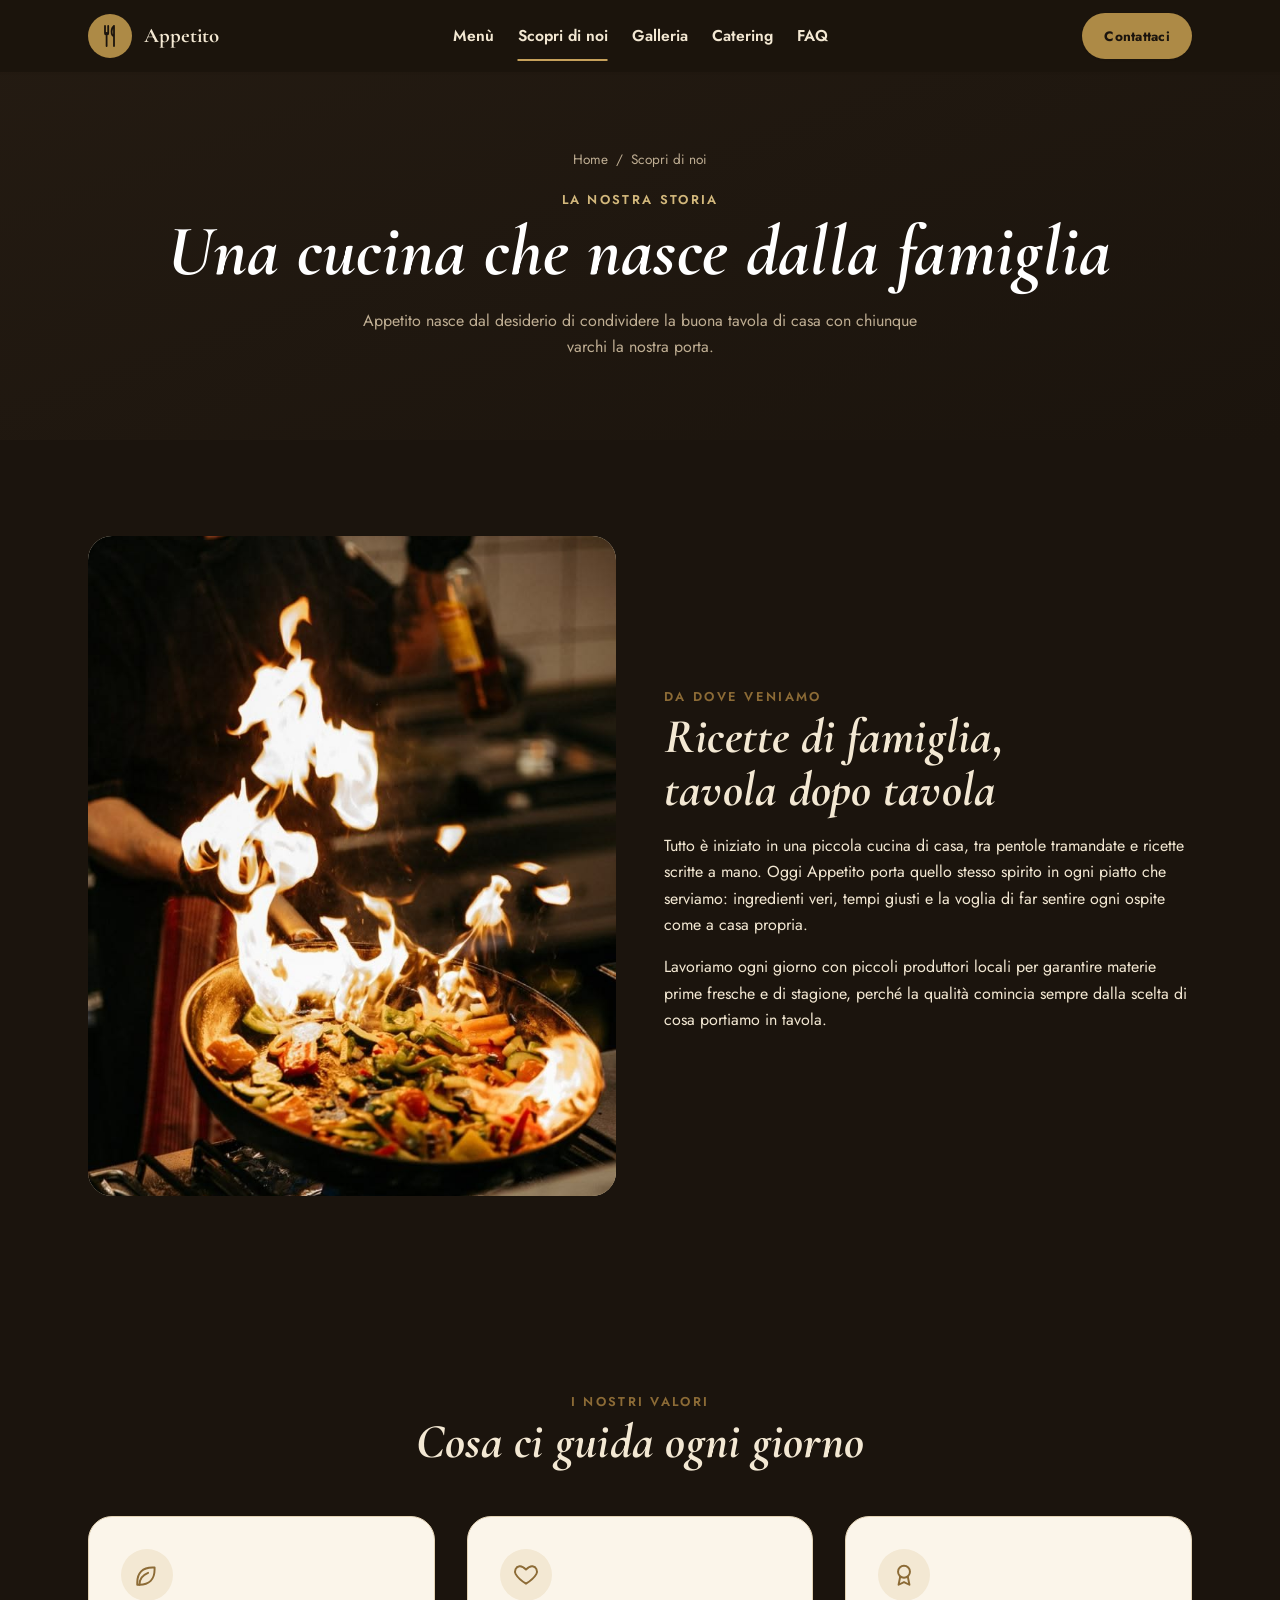
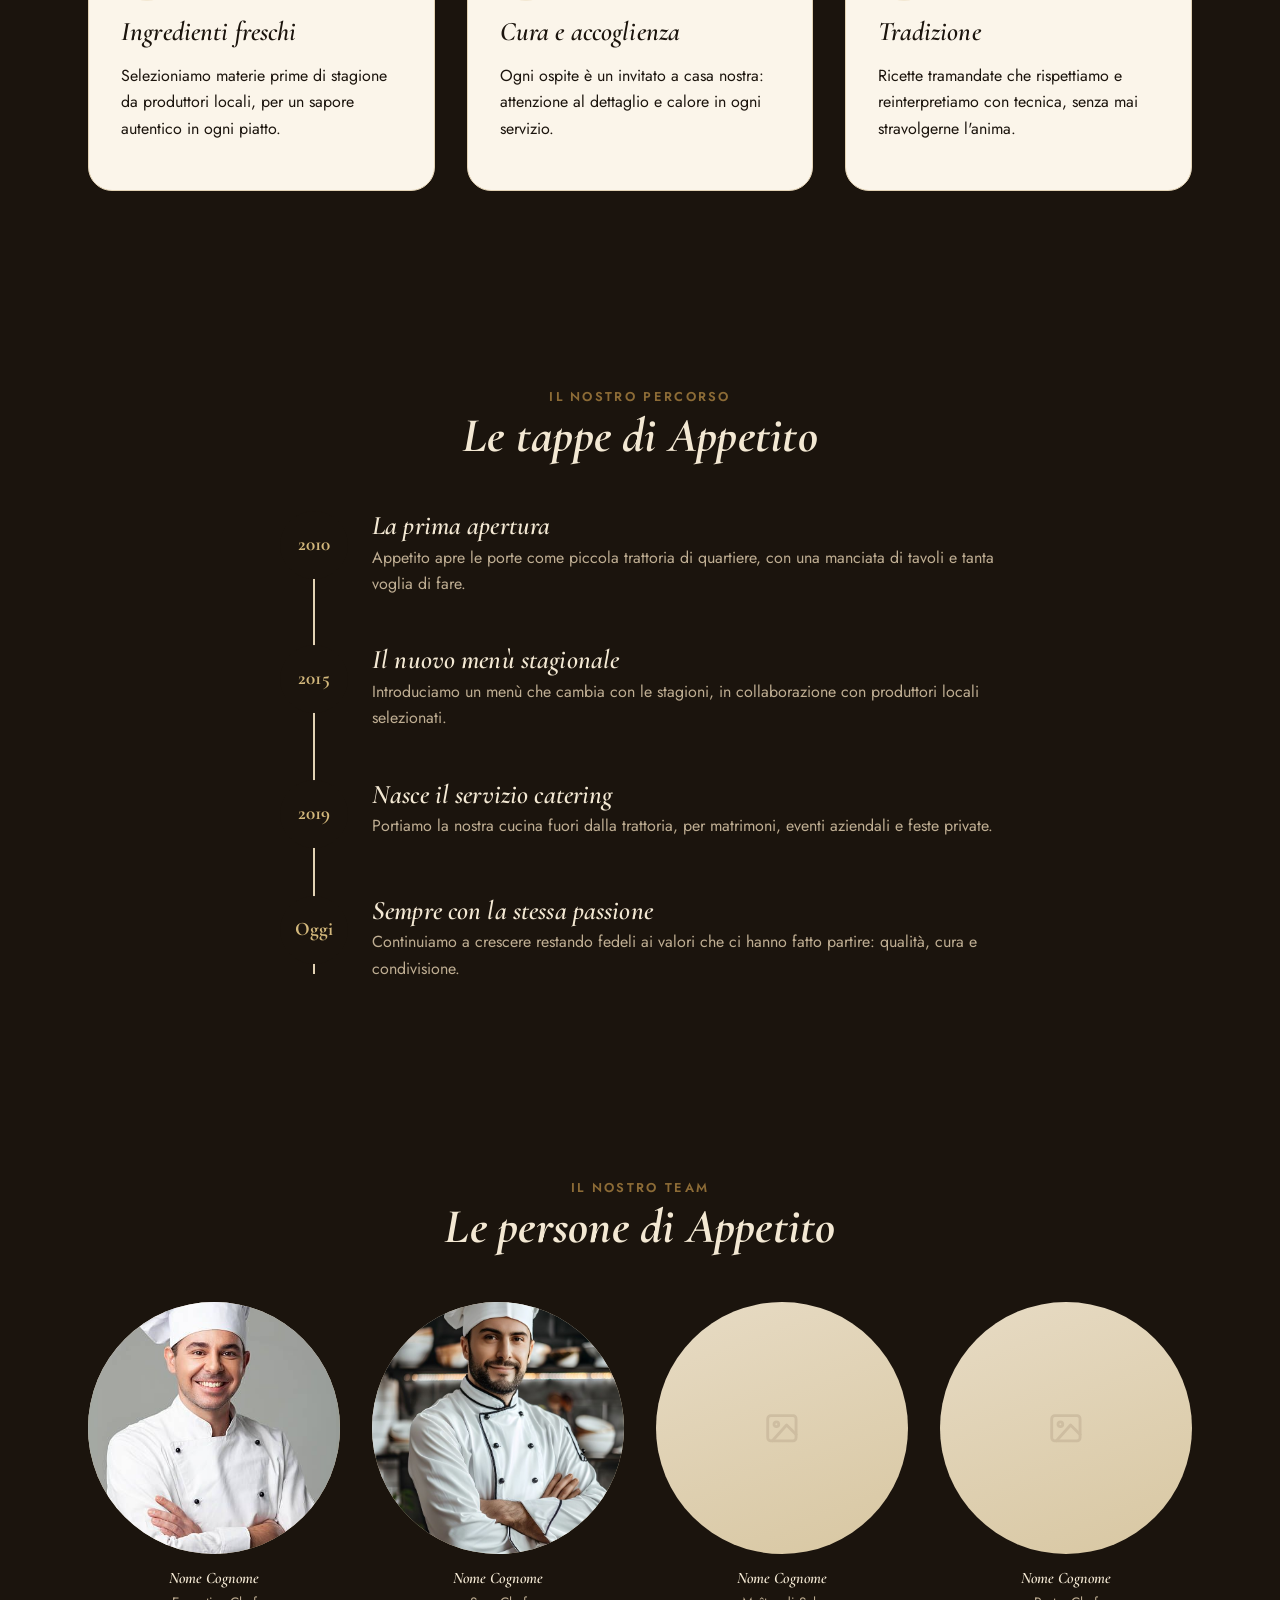
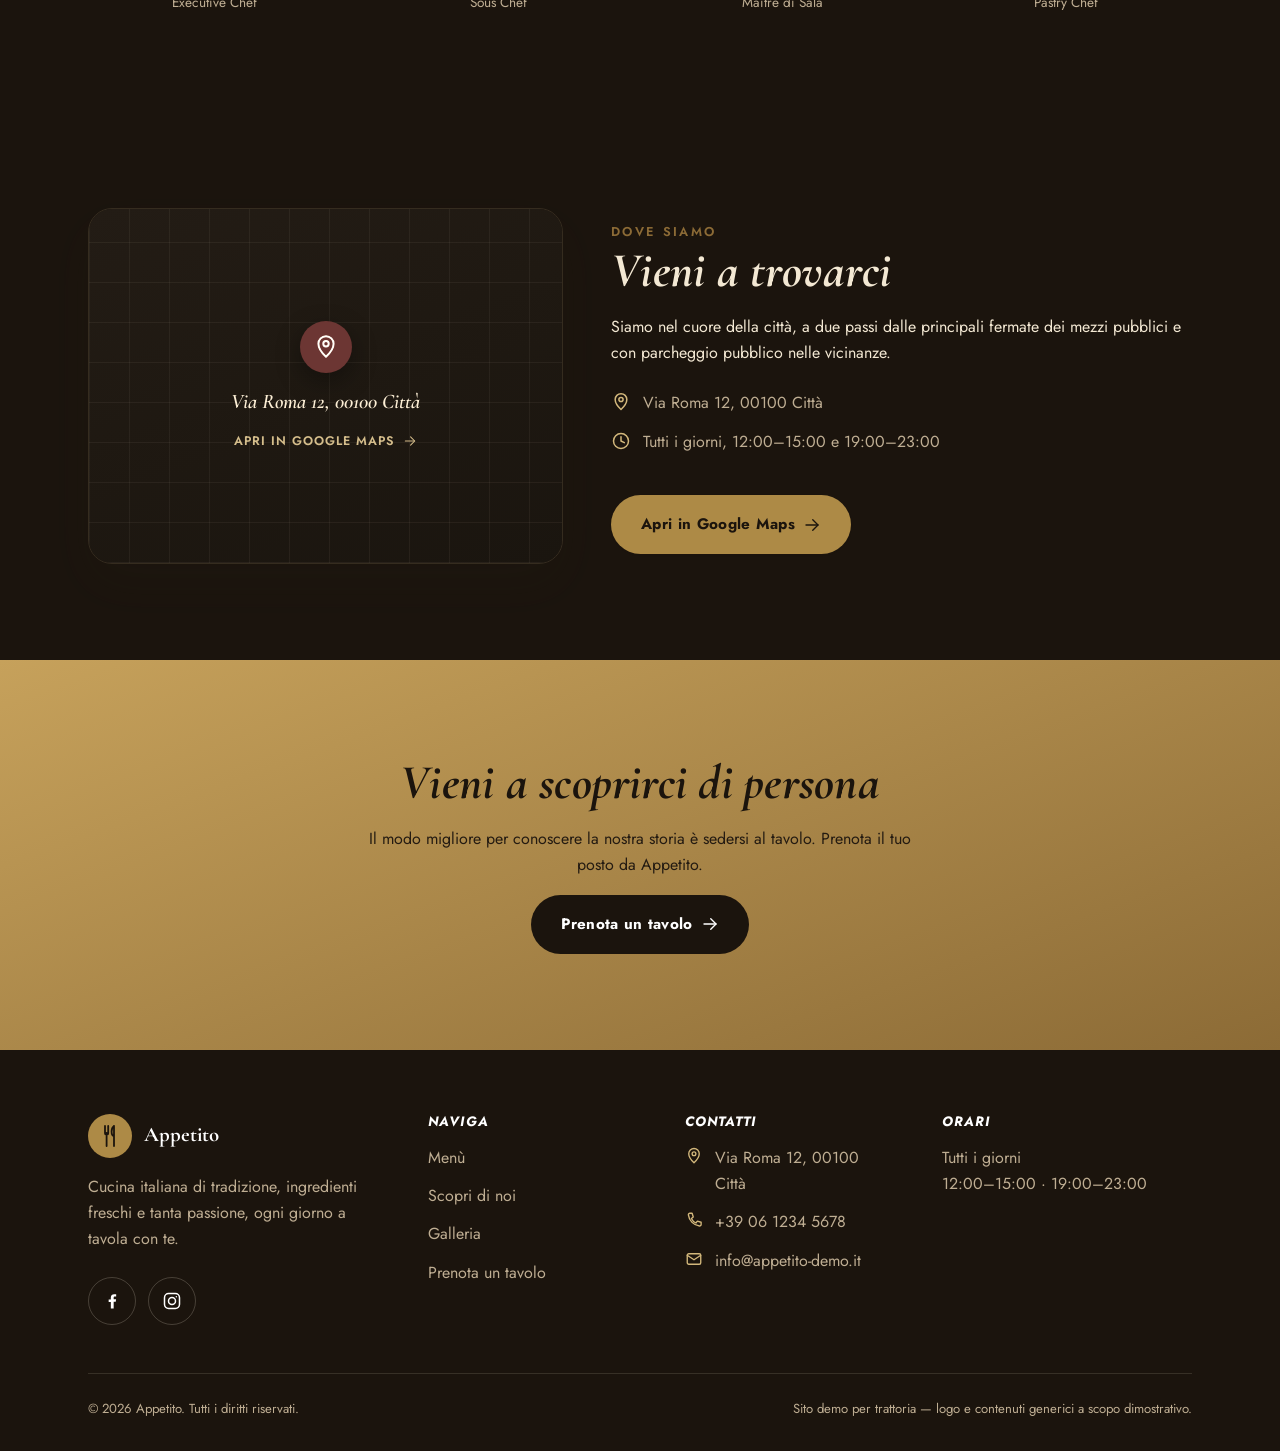
<file: chi-siamo.html>
<!doctype html>
<html lang="it">
<head>
<meta charset="UTF-8">
<meta name="viewport" content="width=device-width, initial-scale=1">
<title>Scopri di noi — Appetito</title>
<meta name="description" content="La storia di Appetito: da dove veniamo, i nostri valori e le persone che ogni giorno portano in tavola la nostra cucina.">
<link rel="preconnect" href="https://fonts.googleapis.com">
<link rel="preconnect" href="https://fonts.gstatic.com" crossorigin>
<link href="https://fonts.googleapis.com/css2?family=Cormorant+Garamond:ital,wght@0,500;0,600;0,700;1,500;1,600;1,700&family=Jost:wght@300;400;500;600;700&display=swap" rel="stylesheet">
<link rel="stylesheet" href="css/style.css">
</head>
<body class="page--interior">
<a class="skip-link" href="#main">Vai al contenuto principale</a>

<svg aria-hidden="true" style="display:none">
  <symbol id="icon-utensils" viewBox="0 0 24 24" fill="none" stroke="currentColor" stroke-width="1.8" stroke-linecap="round" stroke-linejoin="round"><path d="M7 2v7a1.6 1.6 0 0 0 3.2 0V2M8.6 9v13M16 2c-1.4 1-2.4 3-2.4 5.5S14.6 12 16 12M16 2v20"/></symbol>
  <symbol id="icon-menu" viewBox="0 0 24 24" fill="none" stroke="currentColor" stroke-width="1.8" stroke-linecap="round"><line x1="3" y1="6" x2="21" y2="6"/><line x1="3" y1="12" x2="21" y2="12"/><line x1="3" y1="18" x2="21" y2="18"/></symbol>
  <symbol id="icon-close" viewBox="0 0 24 24" fill="none" stroke="currentColor" stroke-width="1.8" stroke-linecap="round"><line x1="6" y1="6" x2="18" y2="18"/><line x1="18" y1="6" x2="6" y2="18"/></symbol>
  <symbol id="icon-arrow-right" viewBox="0 0 24 24" fill="none" stroke="currentColor" stroke-width="1.8" stroke-linecap="round" stroke-linejoin="round"><line x1="4" y1="12" x2="20" y2="12"/><polyline points="13 5 20 12 13 19"/></symbol>
  <symbol id="icon-map-pin" viewBox="0 0 24 24" fill="none" stroke="currentColor" stroke-width="1.8" stroke-linecap="round" stroke-linejoin="round"><path d="M12 21s7-6.5 7-12a7 7 0 0 0-14 0c0 5.5 7 12 7 12Z"/><circle cx="12" cy="9" r="2.5"/></symbol>
  <symbol id="icon-clock" viewBox="0 0 24 24" fill="none" stroke="currentColor" stroke-width="1.8" stroke-linecap="round" stroke-linejoin="round"><circle cx="12" cy="12" r="9"/><polyline points="12 7 12 12 16 14"/></symbol>
  <symbol id="icon-phone" viewBox="0 0 24 24" fill="none" stroke="currentColor" stroke-width="1.8" stroke-linecap="round" stroke-linejoin="round"><path d="M6.5 3h3l1.5 5-2.5 2a13 13 0 0 0 6 6l2-2.5 5 1.5v3a2 2 0 0 1-2.2 2A17 17 0 0 1 4.5 5.2 2 2 0 0 1 6.5 3Z"/></symbol>
  <symbol id="icon-mail" viewBox="0 0 24 24" fill="none" stroke="currentColor" stroke-width="1.8" stroke-linecap="round" stroke-linejoin="round"><rect x="3" y="5" width="18" height="14" rx="2"/><polyline points="3 7 12 13 21 7"/></symbol>
  <symbol id="icon-image" viewBox="0 0 24 24" fill="none" stroke="currentColor" stroke-width="1.8" stroke-linecap="round" stroke-linejoin="round"><rect x="3" y="4" width="18" height="16" rx="2"/><circle cx="8.5" cy="9.5" r="1.5"/><polyline points="21 16 15 10 6 20"/></symbol>
  <symbol id="icon-leaf" viewBox="0 0 24 24" fill="none" stroke="currentColor" stroke-width="1.8" stroke-linecap="round" stroke-linejoin="round"><path d="M5 21c9 0 14-5 14-14V5h-2C8 5 3 10 3 19v2Z"/><path d="M5 21c0-5 3-9 8-11"/></symbol>
  <symbol id="icon-heart" viewBox="0 0 24 24" fill="none" stroke="currentColor" stroke-width="1.8" stroke-linecap="round" stroke-linejoin="round"><path d="M12 20s-7-4.3-9.5-8.8C1 8 2.5 4.5 6 4c2-.3 3.7.7 6 3 2.3-2.3 4-3.3 6-3 3.5.5 5 4 3.5 7.2C19 15.7 12 20 12 20Z"/></symbol>
  <symbol id="icon-award" viewBox="0 0 24 24" fill="none" stroke="currentColor" stroke-width="1.8" stroke-linecap="round" stroke-linejoin="round"><circle cx="12" cy="9" r="5.5"/><path d="M8.5 13.5 7 21l5-2.5L17 21l-1.5-7.5"/></symbol>
  <symbol id="icon-facebook" viewBox="0 0 24 24" fill="currentColor" stroke="none"><path d="M14 21v-8h2.5l.4-3H14V8c0-.9.3-1.5 1.7-1.5H17V4c-.3 0-1.3-.1-2.4-.1-2.4 0-4 1.4-4 4v2.2H8v3h2.6V21Z"/></symbol>
  <symbol id="icon-instagram" viewBox="0 0 24 24" fill="none" stroke="currentColor" stroke-width="1.8"><rect x="3" y="3" width="18" height="18" rx="5"/><circle cx="12" cy="12" r="4.2"/><circle cx="17.2" cy="6.8" r="0.9" fill="currentColor" stroke="none"/></symbol>
</svg>

<header class="site-header">
  <div class="container">
    <a href="index.html" class="brand" aria-label="Appetito — torna alla home">
      <span class="brand-mark"><svg width="24" height="24" aria-hidden="true"><use href="#icon-utensils"></use></svg></span>
      <span>Appetito</span>
    </a>
    <nav class="main-nav" aria-label="Navigazione principale">
      <a href="menu.html">Menù</a>
      <a href="chi-siamo.html" aria-current="page">Scopri di noi</a>
      <a href="galleria.html">Galleria</a>
      <a href="index.html#prenota">Catering</a>
      <a href="index.html#faq">FAQ</a>
    </nav>
    <div class="header-actions">
      <a href="index.html#prenota" class="btn btn-primary btn-sm">Contattaci</a>
      <button class="nav-toggle" aria-label="Apri il menu di navigazione" aria-expanded="false" aria-controls="mobile-nav">
        <svg aria-hidden="true"><use href="#icon-menu"></use></svg>
      </button>
    </div>
  </div>
</header>

<div class="mobile-nav" id="mobile-nav">
  <div class="mobile-nav-top">
    <span class="brand" style="color:#fff">
      <span class="brand-mark"><svg width="24" height="24" aria-hidden="true"><use href="#icon-utensils"></use></svg></span>
      Appetito
    </span>
    <button class="btn-icon mobile-nav-close" aria-label="Chiudi il menu di navigazione" style="background:transparent;border-color:rgba(251,240,217,.3);color:#fff;">
      <svg aria-hidden="true"><use href="#icon-close"></use></svg>
    </button>
  </div>
  <ul>
    <li><a href="menu.html">Menù</a></li>
    <li><a href="chi-siamo.html">Scopri di noi</a></li>
    <li><a href="galleria.html">Galleria</a></li>
    <li><a href="index.html#prenota">Catering</a></li>
    <li><a href="index.html#faq">FAQ</a></li>
  </ul>
  <a href="index.html#prenota" class="btn btn-primary">Contattaci</a>
</div>

<main id="main">

  <section class="page-hero">
    <div class="container">
      <div class="breadcrumb"><a href="index.html">Home</a><span>/</span><span>Scopri di noi</span></div>
      <span class="eyebrow" style="justify-content:center">La nostra storia</span>
      <h1>Una cucina che nasce dalla famiglia</h1>
      <p>Appetito nasce dal desiderio di condividere la buona tavola di casa con chiunque varchi la nostra porta.</p>
    </div>
  </section>

  <section class="section">
    <div class="container">
      <div class="about-hero-grid">
        <div class="ph">
          <img src="images/gallery/chef-fiamma.jpg" alt="Lo chef al lavoro in cucina, fiammeggiando una padella" loading="lazy">
        </div>
        <div>
          <span class="eyebrow">Da dove veniamo</span>
          <h2>Ricette di famiglia, tavola dopo tavola</h2>
          <p>Tutto è iniziato in una piccola cucina di casa, tra pentole tramandate e ricette scritte a mano. Oggi Appetito porta quello stesso spirito in ogni piatto che serviamo: ingredienti veri, tempi giusti e la voglia di far sentire ogni ospite come a casa propria.</p>
          <p>Lavoriamo ogni giorno con piccoli produttori locali per garantire materie prime fresche e di stagione, perché la qualità comincia sempre dalla scelta di cosa portiamo in tavola.</p>
        </div>
      </div>
    </div>
  </section>

  <section class="section">
    <div class="container">
      <div class="section-head center">
        <span class="eyebrow">I nostri valori</span>
        <h2>Cosa ci guida ogni giorno</h2>
      </div>
      <div class="values-grid">
        <div class="value-card">
          <span class="icon-badge"><svg aria-hidden="true"><use href="#icon-leaf"></use></svg></span>
          <h3>Ingredienti freschi</h3>
          <p>Selezioniamo materie prime di stagione da produttori locali, per un sapore autentico in ogni piatto.</p>
        </div>
        <div class="value-card">
          <span class="icon-badge"><svg aria-hidden="true"><use href="#icon-heart"></use></svg></span>
          <h3>Cura e accoglienza</h3>
          <p>Ogni ospite è un invitato a casa nostra: attenzione al dettaglio e calore in ogni servizio.</p>
        </div>
        <div class="value-card">
          <span class="icon-badge"><svg aria-hidden="true"><use href="#icon-award"></use></svg></span>
          <h3>Tradizione</h3>
          <p>Ricette tramandate che rispettiamo e reinterpretiamo con tecnica, senza mai stravolgerne l'anima.</p>
        </div>
      </div>
    </div>
  </section>

  <section class="section">
    <div class="container">
      <div class="section-head center">
        <span class="eyebrow">Il nostro percorso</span>
        <h2>Le tappe di Appetito</h2>
      </div>
      <div class="timeline">
        <div class="timeline-item">
          <span class="timeline-year">2010</span>
          <div class="timeline-body">
            <h3>La prima apertura</h3>
            <p>Appetito apre le porte come piccola trattoria di quartiere, con una manciata di tavoli e tanta voglia di fare.</p>
          </div>
        </div>
        <div class="timeline-item">
          <span class="timeline-year">2015</span>
          <div class="timeline-body">
            <h3>Il nuovo menù stagionale</h3>
            <p>Introduciamo un menù che cambia con le stagioni, in collaborazione con produttori locali selezionati.</p>
          </div>
        </div>
        <div class="timeline-item">
          <span class="timeline-year">2019</span>
          <div class="timeline-body">
            <h3>Nasce il servizio catering</h3>
            <p>Portiamo la nostra cucina fuori dalla trattoria, per matrimoni, eventi aziendali e feste private.</p>
          </div>
        </div>
        <div class="timeline-item">
          <span class="timeline-year">Oggi</span>
          <div class="timeline-body">
            <h3>Sempre con la stessa passione</h3>
            <p>Continuiamo a crescere restando fedeli ai valori che ci hanno fatto partire: qualità, cura e condivisione.</p>
          </div>
        </div>
      </div>
    </div>
  </section>

  <section class="section">
    <div class="container">
      <div class="section-head center">
        <span class="eyebrow">Il nostro team</span>
        <h2>Le persone di Appetito</h2>
      </div>
      <div class="team-grid">
        <div class="team-card">
          <div class="ph"><img src="images/team/chef-executive.jpg" alt="Ritratto dell'Executive Chef" loading="lazy"></div>
          <h3>Nome Cognome</h3>
          <span>Executive Chef</span>
        </div>
        <div class="team-card">
          <div class="ph"><img src="images/team/chef-sous.jpg" alt="Ritratto del Sous Chef" loading="lazy"></div>
          <h3>Nome Cognome</h3>
          <span>Sous Chef</span>
        </div>
        <div class="team-card">
          <div class="ph" role="img" aria-label="Foto placeholder: ritratto del maître di sala"><span class="ph-icon"><svg aria-hidden="true"><use href="#icon-image"></use></svg></span></div>
          <h3>Nome Cognome</h3>
          <span>Maître di Sala</span>
        </div>
        <div class="team-card">
          <div class="ph" role="img" aria-label="Foto placeholder: ritratto del pastry chef"><span class="ph-icon"><svg aria-hidden="true"><use href="#icon-image"></use></svg></span></div>
          <h3>Nome Cognome</h3>
          <span>Pastry Chef</span>
        </div>
      </div>
    </div>
  </section>

  <!-- MAPPA -->
  <section class="section map-section" aria-labelledby="map-heading">
    <div class="container">
      <a class="map-frame" href="https://www.google.com/maps/search/?api=1&query=Via+Roma+12+Roma+Italia" target="_blank" rel="noopener" aria-label="Apri la posizione di Appetito in Google Maps">
        <div class="map-static">
          <span class="map-static-pin"><svg aria-hidden="true"><use href="#icon-map-pin"></use></svg></span>
          <span class="map-static-label">Via Roma 12, 00100 Città</span>
          <span class="map-static-cta">Apri in Google Maps
            <svg aria-hidden="true" width="14" height="14"><use href="#icon-arrow-right"></use></svg>
          </span>
        </div>
      </a>
      <div class="map-text">
        <span class="eyebrow">Dove siamo</span>
        <h2 id="map-heading">Vieni a trovarci</h2>
        <p>Siamo nel cuore della città, a due passi dalle principali fermate dei mezzi pubblici e con parcheggio pubblico nelle vicinanze.</p>
        <ul class="map-info-list">
          <li>
            <svg aria-hidden="true"><use href="#icon-map-pin"></use></svg>
            <span>Via Roma 12, 00100 Città</span>
          </li>
          <li>
            <svg aria-hidden="true"><use href="#icon-clock"></use></svg>
            <span>Tutti i giorni, 12:00–15:00 e 19:00–23:00</span>
          </li>
        </ul>
        <a class="btn btn-primary" href="https://www.google.com/maps/search/?api=1&query=Via+Roma+12+Roma+Italia" target="_blank" rel="noopener">
          Apri in Google Maps
          <svg aria-hidden="true"><use href="#icon-arrow-right"></use></svg>
        </a>
      </div>
    </div>
  </section>

  <section class="section section-ochre text-center">
    <div class="container" style="max-width:640px">
      <h2>Vieni a scoprirci di persona</h2>
      <p>Il modo migliore per conoscere la nostra storia è sedersi al tavolo. Prenota il tuo posto da Appetito.</p>
      <a href="index.html#prenota" class="btn" style="background:var(--color-ink-900);color:#fff;">Prenota un tavolo
        <svg aria-hidden="true"><use href="#icon-arrow-right"></use></svg>
      </a>
    </div>
  </section>

</main>

<footer class="site-footer">
  <div class="container">
    <div class="footer-grid">
      <div class="footer-brand">
        <span class="brand">
          <span class="brand-mark"><svg width="24" height="24" aria-hidden="true"><use href="#icon-utensils"></use></svg></span>
          Appetito
        </span>
        <p>Cucina italiana di tradizione, ingredienti freschi e tanta passione, ogni giorno a tavola con te.</p>
        <div class="footer-social">
          <a href="#" class="btn-icon" aria-label="Appetito su Facebook" style="background:transparent;border-color:rgba(251,240,217,.2);color:#fff;">
            <svg aria-hidden="true"><use href="#icon-facebook"></use></svg>
          </a>
          <a href="#" class="btn-icon" aria-label="Appetito su Instagram" style="background:transparent;border-color:rgba(251,240,217,.2);color:#fff;">
            <svg aria-hidden="true"><use href="#icon-instagram"></use></svg>
          </a>
        </div>
      </div>
      <nav class="footer-col" aria-label="Link rapidi">
        <h4>Naviga</h4>
        <ul>
          <li><a href="menu.html">Menù</a></li>
          <li><a href="chi-siamo.html">Scopri di noi</a></li>
          <li><a href="galleria.html">Galleria</a></li>
          <li><a href="index.html#prenota">Prenota un tavolo</a></li>
        </ul>
      </nav>
      <div class="footer-col">
        <h4>Contatti</h4>
        <ul>
          <li class="info-row"><svg aria-hidden="true"><use href="#icon-map-pin"></use></svg><span>Via Roma 12, 00100 Città</span></li>
          <li class="info-row"><svg aria-hidden="true"><use href="#icon-phone"></use></svg><span>+39 06 1234 5678</span></li>
          <li class="info-row"><svg aria-hidden="true"><use href="#icon-mail"></use></svg><span>info@appetito-demo.it</span></li>
        </ul>
      </div>
      <div class="footer-col">
        <h4>Orari</h4>
        <p style="margin:0">Tutti i giorni<br>12:00–15:00 · 19:00–23:00</p>
      </div>
    </div>
    <div class="footer-bottom">
      <span>© <span data-year>2026</span> Appetito. Tutti i diritti riservati.</span>
      <span>Sito demo per trattoria — logo e contenuti generici a scopo dimostrativo.</span>
    </div>
  </div>
</footer>

<script src="js/script.js"></script>
</body>
</html>
</file>
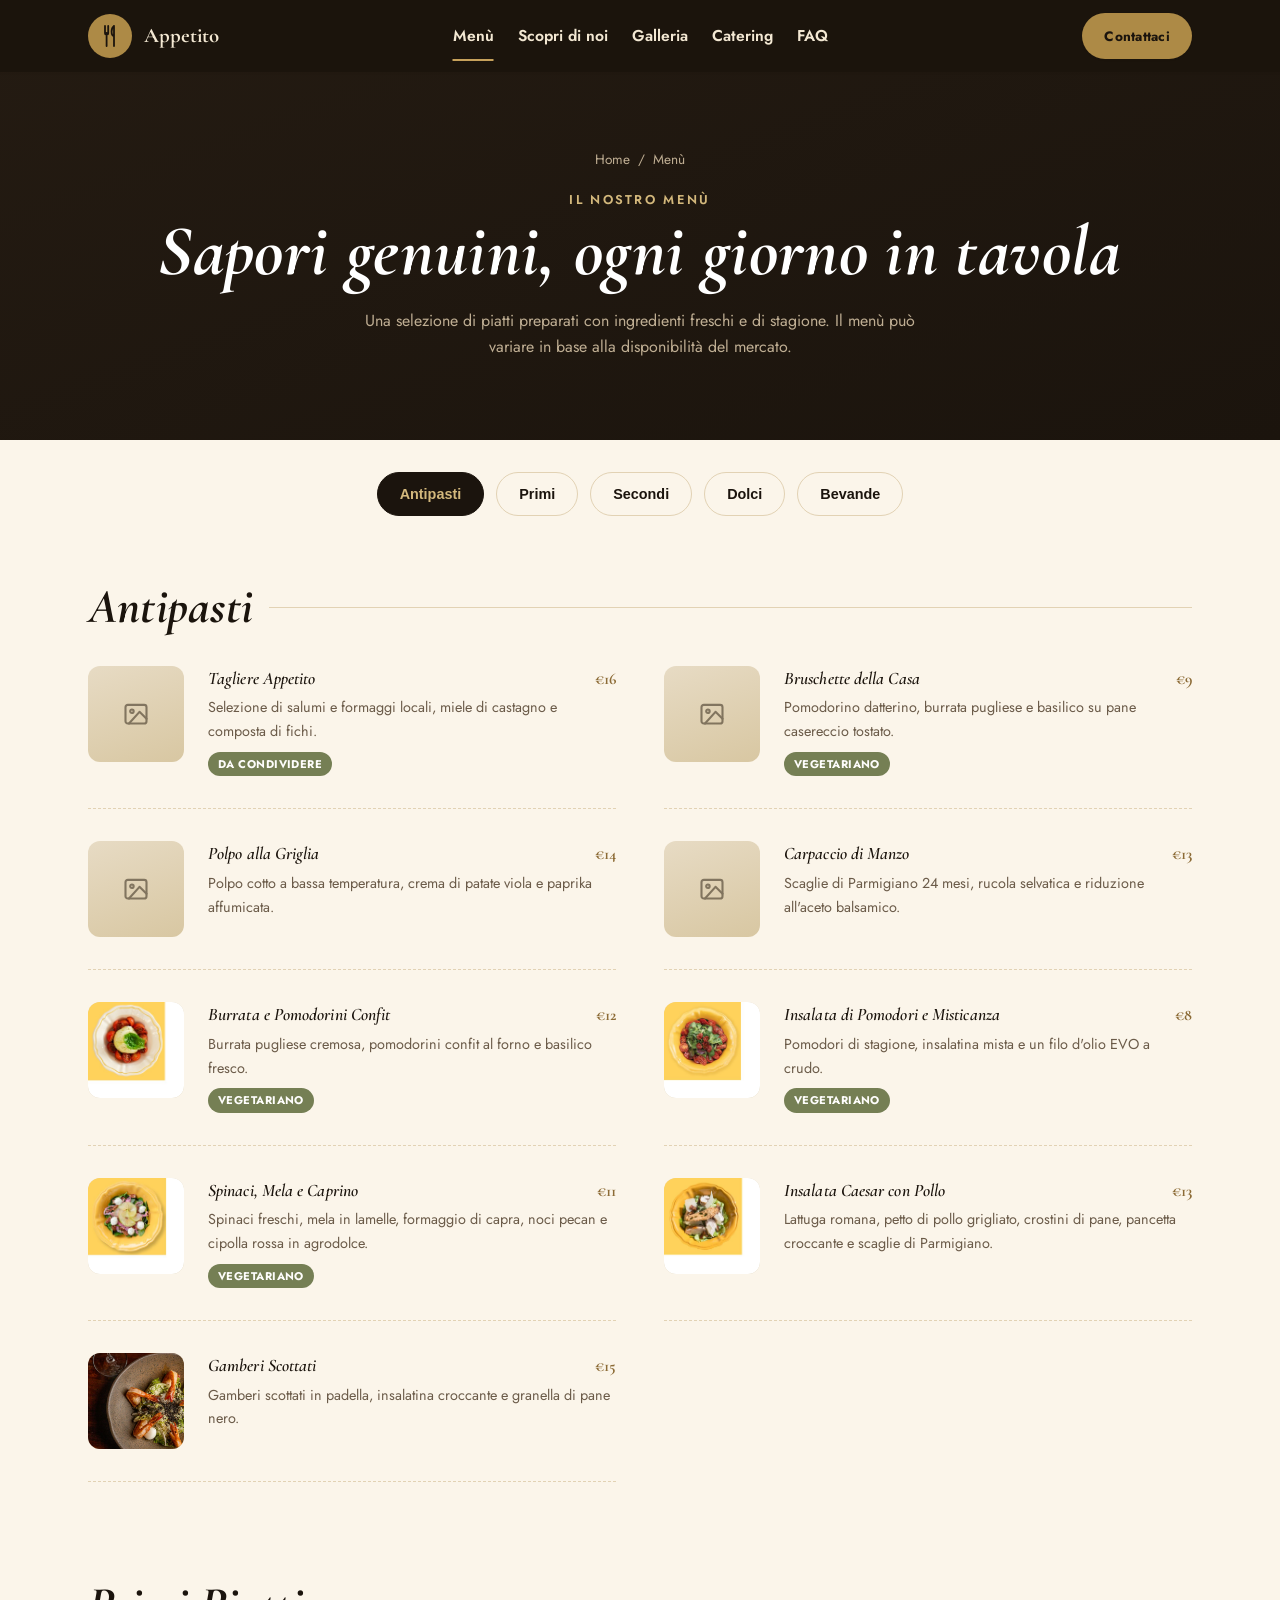
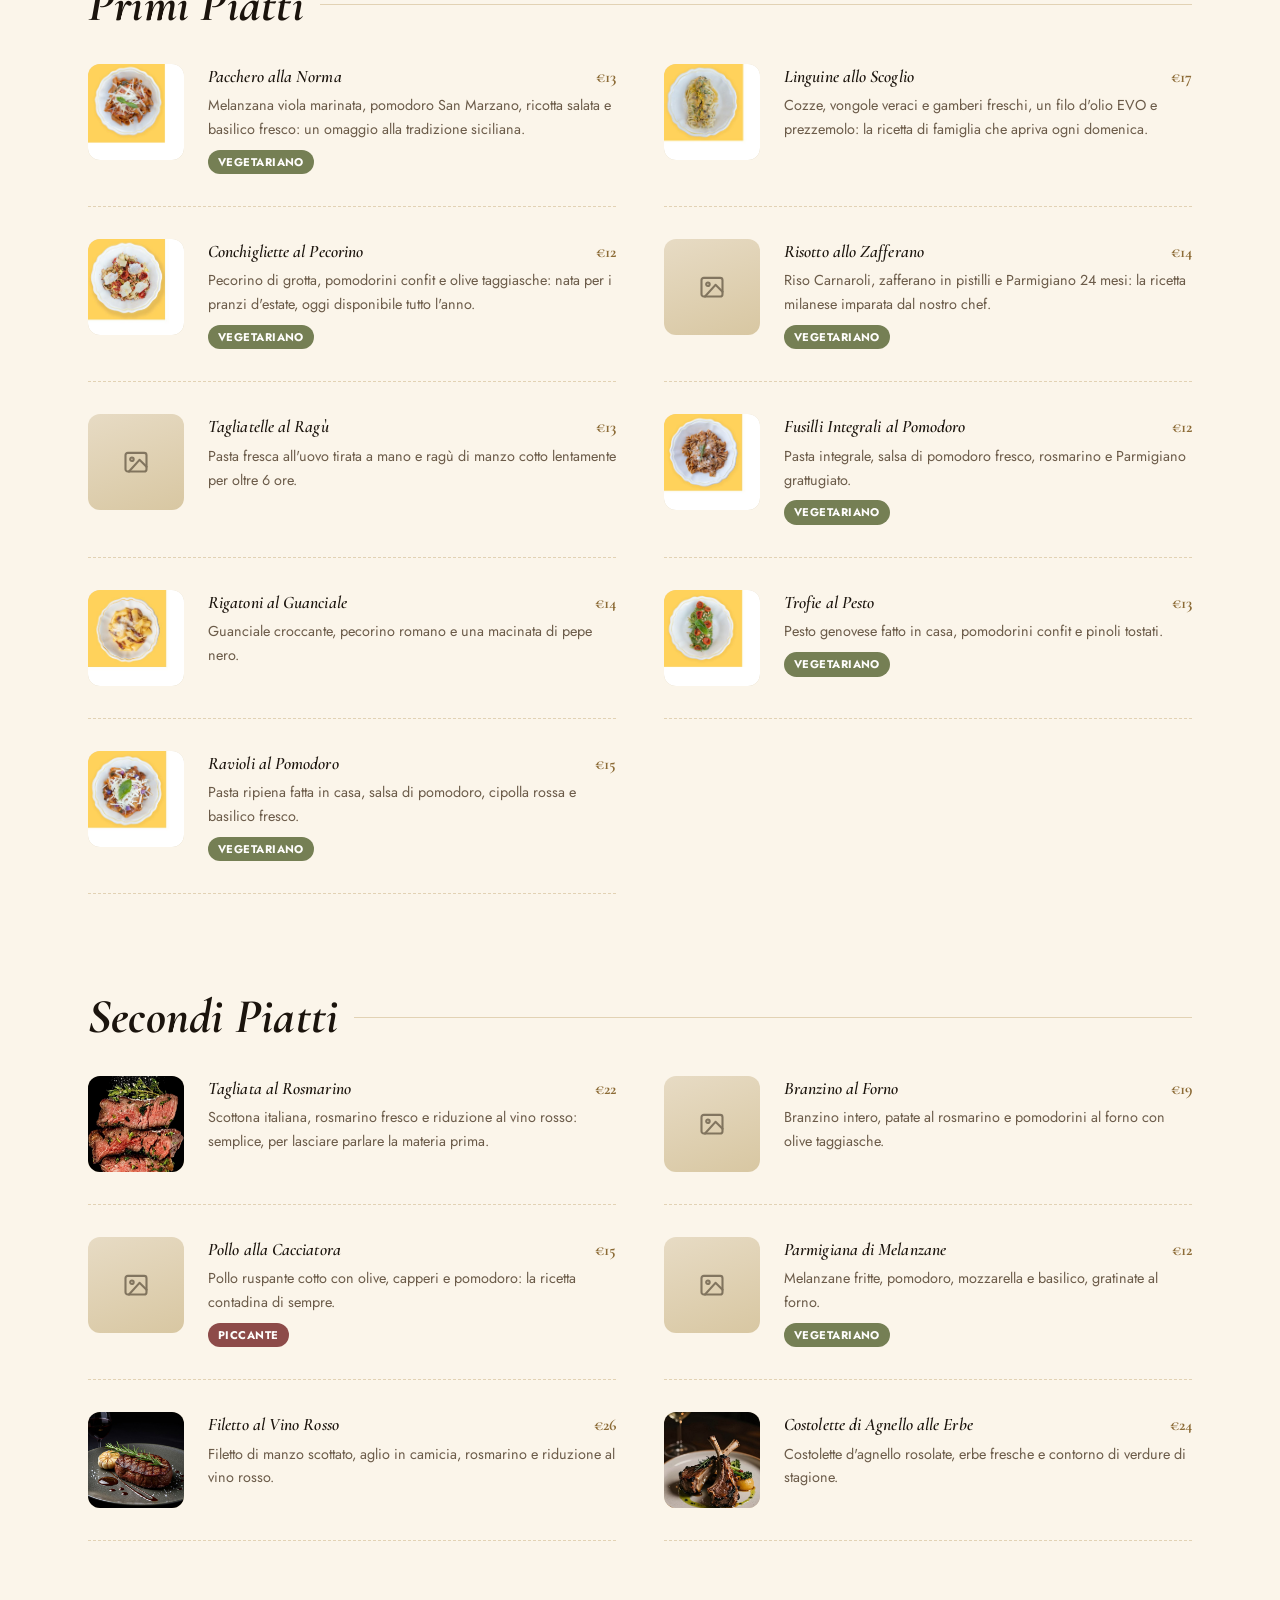
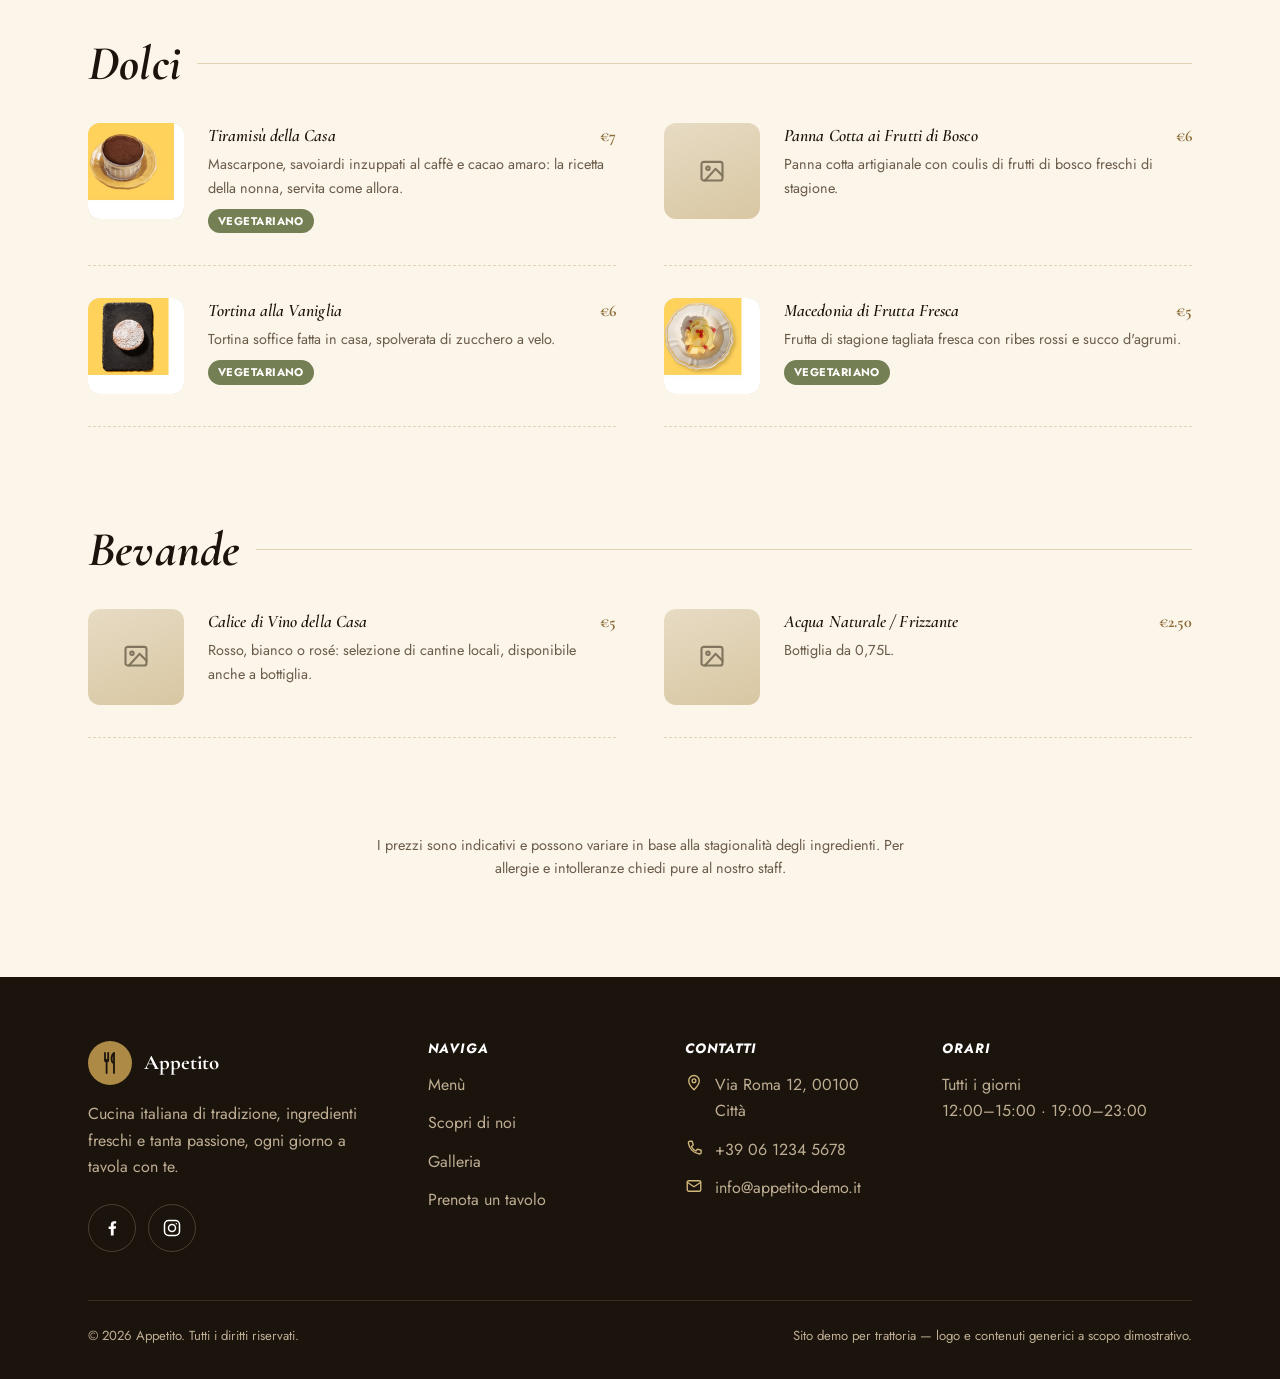
<file: menu.html>
﻿<!doctype html>
<html lang="it">
<head>
<meta charset="UTF-8">
<meta name="viewport" content="width=device-width, initial-scale=1">
<title>Menù — Appetito</title>
<meta name="description" content="Il menù di Appetito: antipasti, primi, secondi, dolci e bevande preparati con ingredienti freschi e ricette della tradizione italiana.">
<link rel="preconnect" href="https://fonts.googleapis.com">
<link rel="preconnect" href="https://fonts.gstatic.com" crossorigin>
<link href="https://fonts.googleapis.com/css2?family=Cormorant+Garamond:ital,wght@0,500;0,600;0,700;1,500;1,600;1,700&family=Jost:wght@300;400;500;600;700&display=swap" rel="stylesheet">
<link rel="stylesheet" href="css/style.css">
</head>
<body class="page--interior">
<a class="skip-link" href="#main">Vai al contenuto principale</a>

<svg aria-hidden="true" style="display:none">
  <symbol id="icon-utensils" viewBox="0 0 24 24" fill="none" stroke="currentColor" stroke-width="1.8" stroke-linecap="round" stroke-linejoin="round"><path d="M7 2v7a1.6 1.6 0 0 0 3.2 0V2M8.6 9v13M16 2c-1.4 1-2.4 3-2.4 5.5S14.6 12 16 12M16 2v20"/></symbol>
  <symbol id="icon-menu" viewBox="0 0 24 24" fill="none" stroke="currentColor" stroke-width="1.8" stroke-linecap="round"><line x1="3" y1="6" x2="21" y2="6"/><line x1="3" y1="12" x2="21" y2="12"/><line x1="3" y1="18" x2="21" y2="18"/></symbol>
  <symbol id="icon-close" viewBox="0 0 24 24" fill="none" stroke="currentColor" stroke-width="1.8" stroke-linecap="round"><line x1="6" y1="6" x2="18" y2="18"/><line x1="18" y1="6" x2="6" y2="18"/></symbol>
  <symbol id="icon-arrow-right" viewBox="0 0 24 24" fill="none" stroke="currentColor" stroke-width="1.8" stroke-linecap="round" stroke-linejoin="round"><line x1="4" y1="12" x2="20" y2="12"/><polyline points="13 5 20 12 13 19"/></symbol>
  <symbol id="icon-map-pin" viewBox="0 0 24 24" fill="none" stroke="currentColor" stroke-width="1.8" stroke-linecap="round" stroke-linejoin="round"><path d="M12 21s7-6.5 7-12a7 7 0 0 0-14 0c0 5.5 7 12 7 12Z"/><circle cx="12" cy="9" r="2.5"/></symbol>
  <symbol id="icon-phone" viewBox="0 0 24 24" fill="none" stroke="currentColor" stroke-width="1.8" stroke-linecap="round" stroke-linejoin="round"><path d="M6.5 3h3l1.5 5-2.5 2a13 13 0 0 0 6 6l2-2.5 5 1.5v3a2 2 0 0 1-2.2 2A17 17 0 0 1 4.5 5.2 2 2 0 0 1 6.5 3Z"/></symbol>
  <symbol id="icon-mail" viewBox="0 0 24 24" fill="none" stroke="currentColor" stroke-width="1.8" stroke-linecap="round" stroke-linejoin="round"><rect x="3" y="5" width="18" height="14" rx="2"/><polyline points="3 7 12 13 21 7"/></symbol>
  <symbol id="icon-image" viewBox="0 0 24 24" fill="none" stroke="currentColor" stroke-width="1.8" stroke-linecap="round" stroke-linejoin="round"><rect x="3" y="4" width="18" height="16" rx="2"/><circle cx="8.5" cy="9.5" r="1.5"/><polyline points="21 16 15 10 6 20"/></symbol>
  <symbol id="icon-facebook" viewBox="0 0 24 24" fill="currentColor" stroke="none"><path d="M14 21v-8h2.5l.4-3H14V8c0-.9.3-1.5 1.7-1.5H17V4c-.3 0-1.3-.1-2.4-.1-2.4 0-4 1.4-4 4v2.2H8v3h2.6V21Z"/></symbol>
  <symbol id="icon-instagram" viewBox="0 0 24 24" fill="none" stroke="currentColor" stroke-width="1.8"><rect x="3" y="3" width="18" height="18" rx="5"/><circle cx="12" cy="12" r="4.2"/><circle cx="17.2" cy="6.8" r="0.9" fill="currentColor" stroke="none"/></symbol>
</svg>

<header class="site-header">
  <div class="container">
    <a href="index.html" class="brand" aria-label="Appetito — torna alla home">
      <span class="brand-mark"><svg width="24" height="24" aria-hidden="true"><use href="#icon-utensils"></use></svg></span>
      <span>Appetito</span>
    </a>
    <nav class="main-nav" aria-label="Navigazione principale">
      <a href="menu.html" aria-current="page">Menù</a>
      <a href="chi-siamo.html">Scopri di noi</a>
      <a href="galleria.html">Galleria</a>
      <a href="index.html#prenota">Catering</a>
      <a href="index.html#faq">FAQ</a>
    </nav>
    <div class="header-actions">
      <a href="index.html#prenota" class="btn btn-primary btn-sm">Contattaci</a>
      <button class="nav-toggle" aria-label="Apri il menu di navigazione" aria-expanded="false" aria-controls="mobile-nav">
        <svg aria-hidden="true"><use href="#icon-menu"></use></svg>
      </button>
    </div>
  </div>
</header>

<div class="mobile-nav" id="mobile-nav">
  <div class="mobile-nav-top">
    <span class="brand" style="color:#fff">
      <span class="brand-mark"><svg width="24" height="24" aria-hidden="true"><use href="#icon-utensils"></use></svg></span>
      Appetito
    </span>
    <button class="btn-icon mobile-nav-close" aria-label="Chiudi il menu di navigazione" style="background:transparent;border-color:rgba(251,240,217,.3);color:#fff;">
      <svg aria-hidden="true"><use href="#icon-close"></use></svg>
    </button>
  </div>
  <ul>
    <li><a href="menu.html">Menù</a></li>
    <li><a href="chi-siamo.html">Scopri di noi</a></li>
    <li><a href="galleria.html">Galleria</a></li>
    <li><a href="index.html#prenota">Catering</a></li>
    <li><a href="index.html#faq">FAQ</a></li>
  </ul>
  <a href="index.html#prenota" class="btn btn-primary">Contattaci</a>
</div>

<main id="main">

  <section class="page-hero">
    <div class="container">
      <div class="breadcrumb"><a href="index.html">Home</a><span>/</span><span>Menù</span></div>
      <span class="eyebrow" style="justify-content:center">Il nostro menù</span>
      <h1>Sapori genuini, ogni giorno in tavola</h1>
      <p>Una selezione di piatti preparati con ingredienti freschi e di stagione. Il menù può variare in base alla disponibilità del mercato.</p>
    </div>
  </section>

  <section class="section on-light" style="padding-top: var(--space-6)">
    <div class="container">

      <div class="menu-tabs" role="tablist" aria-label="Categorie del menù">
        <button class="menu-tab" role="tab" data-menu-tab="cat-antipasti" aria-selected="true">Antipasti</button>
        <button class="menu-tab" role="tab" data-menu-tab="cat-primi" aria-selected="false">Primi</button>
        <button class="menu-tab" role="tab" data-menu-tab="cat-secondi" aria-selected="false">Secondi</button>
        <button class="menu-tab" role="tab" data-menu-tab="cat-dolci" aria-selected="false">Dolci</button>
        <button class="menu-tab" role="tab" data-menu-tab="cat-bevande" aria-selected="false">Bevande</button>
      </div>

      <!-- ANTIPASTI -->
      <div class="menu-category" id="cat-antipasti">
        <div class="menu-category-title"><h2>Antipasti</h2></div>
        <div class="menu-items">

          <div class="menu-item">
            <div class="ph" role="img" aria-label="Foto placeholder: tagliere di salumi e formaggi">
              <span class="ph-icon"><svg aria-hidden="true"><use href="#icon-image"></use></svg></span>
            </div>
            <div class="menu-item-body">
              <div class="menu-item-head"><h3>Tagliere Appetito</h3><span class="menu-item-price">€16</span></div>
              <p>Selezione di salumi e formaggi locali, miele di castagno e composta di fichi.</p>
              <div class="menu-item-tags"><span>Da condividere</span></div>
            </div>
          </div>

          <div class="menu-item">
            <div class="ph" role="img" aria-label="Foto placeholder: bruschette miste">
              <span class="ph-icon"><svg aria-hidden="true"><use href="#icon-image"></use></svg></span>
            </div>
            <div class="menu-item-body">
              <div class="menu-item-head"><h3>Bruschette della Casa</h3><span class="menu-item-price">€9</span></div>
              <p>Pomodorino datterino, burrata pugliese e basilico su pane casereccio tostato.</p>
              <div class="menu-item-tags"><span>Vegetariano</span></div>
            </div>
          </div>

          <div class="menu-item">
            <div class="ph" role="img" aria-label="Foto placeholder: polpo alla griglia">
              <span class="ph-icon"><svg aria-hidden="true"><use href="#icon-image"></use></svg></span>
            </div>
            <div class="menu-item-body">
              <div class="menu-item-head"><h3>Polpo alla Griglia</h3><span class="menu-item-price">€14</span></div>
              <p>Polpo cotto a bassa temperatura, crema di patate viola e paprika affumicata.</p>
            </div>
          </div>

          <div class="menu-item">
            <div class="ph" role="img" aria-label="Foto placeholder: carpaccio di manzo">
              <span class="ph-icon"><svg aria-hidden="true"><use href="#icon-image"></use></svg></span>
            </div>
            <div class="menu-item-body">
              <div class="menu-item-head"><h3>Carpaccio di Manzo</h3><span class="menu-item-price">€13</span></div>
              <p>Scaglie di Parmigiano 24 mesi, rucola selvatica e riduzione all'aceto balsamico.</p>
            </div>
          </div>

          <div class="menu-item">
            <div class="ph">
              <img src="images/dishes/burrata-pomodorini.jpg" alt="Burrata pugliese con pomodorini confit e basilico" loading="lazy">
            </div>
            <div class="menu-item-body">
              <div class="menu-item-head"><h3>Burrata e Pomodorini Confit</h3><span class="menu-item-price">€12</span></div>
              <p>Burrata pugliese cremosa, pomodorini confit al forno e basilico fresco.</p>
              <div class="menu-item-tags"><span>Vegetariano</span></div>
            </div>
          </div>

          <div class="menu-item">
            <div class="ph">
              <img src="images/dishes/insalata-pomodoro.jpg" alt="Insalata di pomodori e misticanza" loading="lazy">
            </div>
            <div class="menu-item-body">
              <div class="menu-item-head"><h3>Insalata di Pomodori e Misticanza</h3><span class="menu-item-price">€8</span></div>
              <p>Pomodori di stagione, insalatina mista e un filo d'olio EVO a crudo.</p>
              <div class="menu-item-tags"><span>Vegetariano</span></div>
            </div>
          </div>

          <div class="menu-item">
            <div class="ph">
              <img src="images/dishes/insalata-mela-capra.jpg" alt="Insalata di spinaci, mela, formaggio di capra e noci pecan" loading="lazy">
            </div>
            <div class="menu-item-body">
              <div class="menu-item-head"><h3>Spinaci, Mela e Caprino</h3><span class="menu-item-price">€11</span></div>
              <p>Spinaci freschi, mela in lamelle, formaggio di capra, noci pecan e cipolla rossa in agrodolce.</p>
              <div class="menu-item-tags"><span>Vegetariano</span></div>
            </div>
          </div>

          <div class="menu-item">
            <div class="ph">
              <img src="images/dishes/insalata-caesar.jpg" alt="Insalata Caesar con pollo, crostini e scaglie di parmigiano" loading="lazy">
            </div>
            <div class="menu-item-body">
              <div class="menu-item-head"><h3>Insalata Caesar con Pollo</h3><span class="menu-item-price">€13</span></div>
              <p>Lattuga romana, petto di pollo grigliato, crostini di pane, pancetta croccante e scaglie di Parmigiano.</p>
            </div>
          </div>

          <div class="menu-item">
            <div class="ph">
              <img src="images/gallery/gamberi-insalata.jpg" alt="Gamberi scottati su insalatina croccante" loading="lazy">
            </div>
            <div class="menu-item-body">
              <div class="menu-item-head"><h3>Gamberi Scottati</h3><span class="menu-item-price">€15</span></div>
              <p>Gamberi scottati in padella, insalatina croccante e granella di pane nero.</p>
            </div>
          </div>

        </div>
      </div>

      <!-- PRIMI -->
      <div class="menu-category" id="cat-primi">
        <div class="menu-category-title"><h2>Primi Piatti</h2></div>
        <div class="menu-items">

          <div class="menu-item" id="dish-pacchero-norma">
            <div class="ph">
              <img src="images/dishes/paccheri-pomodoro.jpg" alt="Pacchero alla Norma con pomodoro, basilico e scaglie di formaggio" loading="lazy">
            </div>
            <div class="menu-item-body">
              <div class="menu-item-head"><h3>Pacchero alla Norma</h3><span class="menu-item-price">€13</span></div>
              <p>Melanzana viola marinata, pomodoro San Marzano, ricotta salata e basilico fresco: un omaggio alla tradizione siciliana.</p>
              <div class="menu-item-tags"><span>Vegetariano</span></div>
            </div>
          </div>

          <div class="menu-item" id="dish-linguine-scoglio">
            <div class="ph">
              <img src="images/dishes/linguine-vongole.jpg" alt="Linguine allo scoglio con vongole e cozze" loading="lazy">
            </div>
            <div class="menu-item-body">
              <div class="menu-item-head"><h3>Linguine allo Scoglio</h3><span class="menu-item-price">€17</span></div>
              <p>Cozze, vongole veraci e gamberi freschi, un filo d'olio EVO e prezzemolo: la ricetta di famiglia che apriva ogni domenica.</p>
            </div>
          </div>

          <div class="menu-item" id="dish-conchigliette-pecorino">
            <div class="ph">
              <img src="images/dishes/gnocchi-pomodorini.jpg" alt="Conchigliette al pecorino con pomodorini e scaglie di formaggio" loading="lazy">
            </div>
            <div class="menu-item-body">
              <div class="menu-item-head"><h3>Conchigliette al Pecorino</h3><span class="menu-item-price">€12</span></div>
              <p>Pecorino di grotta, pomodorini confit e olive taggiasche: nata per i pranzi d'estate, oggi disponibile tutto l'anno.</p>
              <div class="menu-item-tags"><span>Vegetariano</span></div>
            </div>
          </div>

          <div class="menu-item" id="dish-risotto-zafferano">
            <div class="ph" role="img" aria-label="Foto placeholder: Risotto allo zafferano">
              <span class="ph-icon"><svg aria-hidden="true"><use href="#icon-image"></use></svg></span>
            </div>
            <div class="menu-item-body">
              <div class="menu-item-head"><h3>Risotto allo Zafferano</h3><span class="menu-item-price">€14</span></div>
              <p>Riso Carnaroli, zafferano in pistilli e Parmigiano 24 mesi: la ricetta milanese imparata dal nostro chef.</p>
              <div class="menu-item-tags"><span>Vegetariano</span></div>
            </div>
          </div>

          <div class="menu-item">
            <div class="ph" role="img" aria-label="Foto placeholder: tagliatelle al ragù">
              <span class="ph-icon"><svg aria-hidden="true"><use href="#icon-image"></use></svg></span>
            </div>
            <div class="menu-item-body">
              <div class="menu-item-head"><h3>Tagliatelle al Ragù</h3><span class="menu-item-price">€13</span></div>
              <p>Pasta fresca all'uovo tirata a mano e ragù di manzo cotto lentamente per oltre 6 ore.</p>
            </div>
          </div>

          <div class="menu-item">
            <div class="ph">
              <img src="images/dishes/fusilli-pomodoro.jpg" alt="Fusilli integrali al pomodoro e rosmarino" loading="lazy">
            </div>
            <div class="menu-item-body">
              <div class="menu-item-head"><h3>Fusilli Integrali al Pomodoro</h3><span class="menu-item-price">€12</span></div>
              <p>Pasta integrale, salsa di pomodoro fresco, rosmarino e Parmigiano grattugiato.</p>
              <div class="menu-item-tags"><span>Vegetariano</span></div>
            </div>
          </div>

          <div class="menu-item">
            <div class="ph">
              <img src="images/dishes/rigatoni-guanciale.jpg" alt="Rigatoni al guanciale croccante e pecorino" loading="lazy">
            </div>
            <div class="menu-item-body">
              <div class="menu-item-head"><h3>Rigatoni al Guanciale</h3><span class="menu-item-price">€14</span></div>
              <p>Guanciale croccante, pecorino romano e una macinata di pepe nero.</p>
            </div>
          </div>

          <div class="menu-item">
            <div class="ph">
              <img src="images/dishes/pasta-pesto.jpg" alt="Pasta al pesto con pomodorini confit e pinoli" loading="lazy">
            </div>
            <div class="menu-item-body">
              <div class="menu-item-head"><h3>Trofie al Pesto</h3><span class="menu-item-price">€13</span></div>
              <p>Pesto genovese fatto in casa, pomodorini confit e pinoli tostati.</p>
              <div class="menu-item-tags"><span>Vegetariano</span></div>
            </div>
          </div>

          <div class="menu-item">
            <div class="ph">
              <img src="images/dishes/ravioli-pomodoro.jpg" alt="Ravioli al pomodoro con cipolla rossa e basilico" loading="lazy">
            </div>
            <div class="menu-item-body">
              <div class="menu-item-head"><h3>Ravioli al Pomodoro</h3><span class="menu-item-price">€15</span></div>
              <p>Pasta ripiena fatta in casa, salsa di pomodoro, cipolla rossa e basilico fresco.</p>
              <div class="menu-item-tags"><span>Vegetariano</span></div>
            </div>
          </div>

        </div>
      </div>

      <!-- SECONDI -->
      <div class="menu-category" id="cat-secondi">
        <div class="menu-category-title"><h2>Secondi Piatti</h2></div>
        <div class="menu-items">

          <div class="menu-item" id="dish-tagliata-manzo">
            <div class="ph">
              <img src="images/gallery/tagliata-manzo.jpg" alt="Tagliata al Rosmarino a fette" loading="lazy">
            </div>
            <div class="menu-item-body">
              <div class="menu-item-head"><h3>Tagliata al Rosmarino</h3><span class="menu-item-price">€22</span></div>
              <p>Scottona italiana, rosmarino fresco e riduzione al vino rosso: semplice, per lasciare parlare la materia prima.</p>
            </div>
          </div>

          <div class="menu-item">
            <div class="ph" role="img" aria-label="Foto placeholder: branzino al forno">
              <span class="ph-icon"><svg aria-hidden="true"><use href="#icon-image"></use></svg></span>
            </div>
            <div class="menu-item-body">
              <div class="menu-item-head"><h3>Branzino al Forno</h3><span class="menu-item-price">€19</span></div>
              <p>Branzino intero, patate al rosmarino e pomodorini al forno con olive taggiasche.</p>
            </div>
          </div>

          <div class="menu-item">
            <div class="ph" role="img" aria-label="Foto placeholder: pollo alla cacciatora">
              <span class="ph-icon"><svg aria-hidden="true"><use href="#icon-image"></use></svg></span>
            </div>
            <div class="menu-item-body">
              <div class="menu-item-head"><h3>Pollo alla Cacciatora</h3><span class="menu-item-price">€15</span></div>
              <p>Pollo ruspante cotto con olive, capperi e pomodoro: la ricetta contadina di sempre.</p>
              <div class="menu-item-tags"><span class="tag-piccante">Piccante</span></div>
            </div>
          </div>

          <div class="menu-item">
            <div class="ph" role="img" aria-label="Foto placeholder: parmigiana di melanzane">
              <span class="ph-icon"><svg aria-hidden="true"><use href="#icon-image"></use></svg></span>
            </div>
            <div class="menu-item-body">
              <div class="menu-item-head"><h3>Parmigiana di Melanzane</h3><span class="menu-item-price">€12</span></div>
              <p>Melanzane fritte, pomodoro, mozzarella e basilico, gratinate al forno.</p>
              <div class="menu-item-tags"><span>Vegetariano</span></div>
            </div>
          </div>

          <div class="menu-item">
            <div class="ph">
              <img src="images/gallery/filetto-vino.jpg" alt="Filetto di manzo con riduzione al vino rosso" loading="lazy">
            </div>
            <div class="menu-item-body">
              <div class="menu-item-head"><h3>Filetto al Vino Rosso</h3><span class="menu-item-price">€26</span></div>
              <p>Filetto di manzo scottato, aglio in camicia, rosmarino e riduzione al vino rosso.</p>
            </div>
          </div>

          <div class="menu-item">
            <div class="ph">
              <img src="images/gallery/costolette-agnello.jpg" alt="Costolette di agnello alle erbe" loading="lazy">
            </div>
            <div class="menu-item-body">
              <div class="menu-item-head"><h3>Costolette di Agnello alle Erbe</h3><span class="menu-item-price">€24</span></div>
              <p>Costolette d'agnello rosolate, erbe fresche e contorno di verdure di stagione.</p>
            </div>
          </div>

        </div>
      </div>

      <!-- DOLCI -->
      <div class="menu-category" id="cat-dolci">
        <div class="menu-category-title"><h2>Dolci</h2></div>
        <div class="menu-items">

          <div class="menu-item" id="dish-tiramisu">
            <div class="ph">
              <img src="images/dishes/tiramisu.jpg" alt="Tiramisù della casa con cacao amaro" loading="lazy">
            </div>
            <div class="menu-item-body">
              <div class="menu-item-head"><h3>Tiramisù della Casa</h3><span class="menu-item-price">€7</span></div>
              <p>Mascarpone, savoiardi inzuppati al caffè e cacao amaro: la ricetta della nonna, servita come allora.</p>
              <div class="menu-item-tags"><span>Vegetariano</span></div>
            </div>
          </div>

          <div class="menu-item">
            <div class="ph" role="img" aria-label="Foto placeholder: panna cotta ai frutti di bosco">
              <span class="ph-icon"><svg aria-hidden="true"><use href="#icon-image"></use></svg></span>
            </div>
            <div class="menu-item-body">
              <div class="menu-item-head"><h3>Panna Cotta ai Frutti di Bosco</h3><span class="menu-item-price">€6</span></div>
              <p>Panna cotta artigianale con coulis di frutti di bosco freschi di stagione.</p>
            </div>
          </div>

          <div class="menu-item">
            <div class="ph">
              <img src="images/dishes/torta-piccola.jpg" alt="Tortina con zucchero a velo" loading="lazy">
            </div>
            <div class="menu-item-body">
              <div class="menu-item-head"><h3>Tortina alla Vaniglia</h3><span class="menu-item-price">€6</span></div>
              <p>Tortina soffice fatta in casa, spolverata di zucchero a velo.</p>
              <div class="menu-item-tags"><span>Vegetariano</span></div>
            </div>
          </div>

          <div class="menu-item">
            <div class="ph">
              <img src="images/dishes/macedonia.jpg" alt="Macedonia di frutta fresca con ribes rossi" loading="lazy">
            </div>
            <div class="menu-item-body">
              <div class="menu-item-head"><h3>Macedonia di Frutta Fresca</h3><span class="menu-item-price">€5</span></div>
              <p>Frutta di stagione tagliata fresca con ribes rossi e succo d'agrumi.</p>
              <div class="menu-item-tags"><span>Vegetariano</span></div>
            </div>
          </div>

        </div>
      </div>

      <!-- BEVANDE -->
      <div class="menu-category" id="cat-bevande">
        <div class="menu-category-title"><h2>Bevande</h2></div>
        <div class="menu-items">

          <div class="menu-item">
            <div class="ph" role="img" aria-label="Foto placeholder: calice di vino rosso">
              <span class="ph-icon"><svg aria-hidden="true"><use href="#icon-image"></use></svg></span>
            </div>
            <div class="menu-item-body">
              <div class="menu-item-head"><h3>Calice di Vino della Casa</h3><span class="menu-item-price">€5</span></div>
              <p>Rosso, bianco o rosé: selezione di cantine locali, disponibile anche a bottiglia.</p>
            </div>
          </div>

          <div class="menu-item">
            <div class="ph" role="img" aria-label="Foto placeholder: acqua naturale o frizzante">
              <span class="ph-icon"><svg aria-hidden="true"><use href="#icon-image"></use></svg></span>
            </div>
            <div class="menu-item-body">
              <div class="menu-item-head"><h3>Acqua Naturale / Frizzante</h3><span class="menu-item-price">€2.50</span></div>
              <p>Bottiglia da 0,75L.</p>
            </div>
          </div>

        </div>
      </div>

      <p class="menu-note">I prezzi sono indicativi e possono variare in base alla stagionalità degli ingredienti. Per allergie e intolleranze chiedi pure al nostro staff.</p>

    </div>
  </section>

</main>

<footer class="site-footer">
  <div class="container">
    <div class="footer-grid">
      <div class="footer-brand">
        <span class="brand">
          <span class="brand-mark"><svg width="24" height="24" aria-hidden="true"><use href="#icon-utensils"></use></svg></span>
          Appetito
        </span>
        <p>Cucina italiana di tradizione, ingredienti freschi e tanta passione, ogni giorno a tavola con te.</p>
        <div class="footer-social">
          <a href="#" class="btn-icon" aria-label="Appetito su Facebook" style="background:transparent;border-color:rgba(251,240,217,.2);color:#fff;">
            <svg aria-hidden="true"><use href="#icon-facebook"></use></svg>
          </a>
          <a href="#" class="btn-icon" aria-label="Appetito su Instagram" style="background:transparent;border-color:rgba(251,240,217,.2);color:#fff;">
            <svg aria-hidden="true"><use href="#icon-instagram"></use></svg>
          </a>
        </div>
      </div>
      <nav class="footer-col" aria-label="Link rapidi">
        <h4>Naviga</h4>
        <ul>
          <li><a href="menu.html">Menù</a></li>
          <li><a href="chi-siamo.html">Scopri di noi</a></li>
          <li><a href="galleria.html">Galleria</a></li>
          <li><a href="index.html#prenota">Prenota un tavolo</a></li>
        </ul>
      </nav>
      <div class="footer-col">
        <h4>Contatti</h4>
        <ul>
          <li class="info-row"><svg aria-hidden="true"><use href="#icon-map-pin"></use></svg><span>Via Roma 12, 00100 Città</span></li>
          <li class="info-row"><svg aria-hidden="true"><use href="#icon-phone"></use></svg><span>+39 06 1234 5678</span></li>
          <li class="info-row"><svg aria-hidden="true"><use href="#icon-mail"></use></svg><span>info@appetito-demo.it</span></li>
        </ul>
      </div>
      <div class="footer-col">
        <h4>Orari</h4>
        <p style="margin:0">Tutti i giorni<br>12:00–15:00 · 19:00–23:00</p>
      </div>
    </div>
    <div class="footer-bottom">
      <span>© <span data-year>2026</span> Appetito. Tutti i diritti riservati.</span>
      <span>Sito demo per trattoria — logo e contenuti generici a scopo dimostrativo.</span>
    </div>
  </div>
</footer>

<script src="js/script.js"></script>
</body>
</html>
</file>
<file: css/style.css>
/* ==========================================================================
   Appetito — Design tokens & base
   ========================================================================== */

:root {
  /* Oro antico — accento primario. Meno saturo e più profondo del giallo
     ocra acceso di partenza: bronzo/ottone piuttosto che senape. */
  --color-ochre-100: #F3E8D3;
  --color-ochre-200: #E6D2A8;
  --color-ochre-300: #D3B87C;
  --color-ochre-400: #C6A15B;
  --color-ochre-500: #AD8A46;   /* primario */
  --color-ochre-600: #8C6B36;
  --color-ochre-700: #6B542C;

  /* Espresso — la base scura del sito, non nero puro */
  --color-ink-900: #1B140D;
  --color-ink-800: #241B12;
  --color-ink-700: #362A1B;
  --color-ink-600: #4A3A26;

  /* Bordeaux — accento secondario per stati/enfasi (richiama la cantina) */
  --color-terracotta-500: #7A2E2E;
  --color-terracotta-600: #5E2223;

  /* Oliva — accento discreto (erbe, badge) */
  --color-olive-500: #5E6B3B;

  /* Neutri caldi / crema — riservati alle superfici chiare (card, form) */
  --color-cream-050: #FFFDF9;
  --color-cream-100: #FAF3E6;
  --color-cream-200: #F0E6D2;
  --color-cream-300: #E2D2B4;

  --color-surface: #FBF5EA;

  /* Testo */
  --color-text: var(--color-ink-900);
  --color-text-muted: #6B5B49;
  --color-text-on-dark: #F3E8D3;
  --color-text-on-dark-muted: #BFAE93;

  /* Tema semantico — il sito è a base scura: lo sfondo di pagina è espresso,
     le card restano su superfici chiare e indipendenti (vedi --color-surface). */
  --color-bg: var(--color-ink-900);
  --color-border: #E2D2B4;

  /* Tipografia — coppia elegante e premium: serif classica per i titoli,
     geometrica raffinata per il testo. Nessuna delle due è Inter. */
  --font-display: "Cormorant Garamond", "Times New Roman", Georgia, serif;
  --font-body: "Jost", -apple-system, BlinkMacSystemFont, "Segoe UI", sans-serif;

  --fs-body: 16px;
  --lh-body: 1.65;

  /* Spaziatura (scala 8pt) */
  --space-1: 4px;
  --space-2: 8px;
  --space-3: 12px;
  --space-4: 16px;
  --space-5: 24px;
  --space-6: 32px;
  --space-7: 48px;
  --space-8: 64px;
  --space-9: 96px;
  --space-10: 128px;

  /* Raggi */
  --radius-sm: 6px;
  --radius-md: 12px;
  --radius-lg: 24px;
  --radius-pill: 999px;

  /* Ombre (calde, non grigio puro) */
  --shadow-sm: 0 1px 2px rgba(36, 26, 18, 0.08);
  --shadow-md: 0 8px 24px rgba(36, 26, 18, 0.12);
  --shadow-lg: 0 20px 48px rgba(36, 26, 18, 0.18);

  /* Motion tokens */
  --ease-standard: cubic-bezier(0.4, 0, 0.2, 1);
  --ease-decel: cubic-bezier(0, 0, 0.2, 1);
  --dur-fast: 150ms;
  --dur-base: 250ms;
  --dur-slow: 400ms;

  --container-max: 1200px;
  --header-h: 84px;
}

@media (prefers-color-scheme: dark) {
  :root:not([data-theme="light"]) {
    color-scheme: dark;
  }
}

* , *::before, *::after { box-sizing: border-box; }
html { scroll-behavior: smooth; }
@media (prefers-reduced-motion: reduce) {
  html { scroll-behavior: auto; }
  *, *::before, *::after {
    animation-duration: 0.001ms !important;
    animation-iteration-count: 1 !important;
    transition-duration: 0.001ms !important;
    scroll-behavior: auto !important;
  }
}

body {
  margin: 0;
  background: var(--color-bg);
  color: var(--color-text-on-dark);
  font-family: var(--font-body);
  font-size: var(--fs-body);
  line-height: var(--lh-body);
  -webkit-font-smoothing: antialiased;
}

img { max-width: 100%; display: block; }

h1, h2, h3, h4 {
  font-family: var(--font-display);
  color: var(--color-text-on-dark);
  line-height: 1.1;
  margin: 0 0 var(--space-4);
  font-weight: 700;
  font-style: italic;
  letter-spacing: 0.005em;
  text-wrap: balance;
}

h1 { font-size: clamp(2.8rem, 5.6vw, 4.8rem); }
h2 { font-size: clamp(2.1rem, 3.8vw, 3.1rem); }
h3 { font-size: clamp(1.4rem, 2.1vw, 1.75rem); font-weight: 600; }

/* Ingresso elegante dei titoli di sezione: scendono leggermente dall'alto
   mentre appaiono, solo quando entrano nel viewport (vedi script.js). La
   classe è aggiunta via JS, così senza JavaScript i titoli restano visibili. */
.reveal-down {
  opacity: 0;
  transform: translateY(-22px);
  transition: opacity 0.7s cubic-bezier(0.22, 0.61, 0.36, 1),
              transform 0.7s cubic-bezier(0.22, 0.61, 0.36, 1);
}
.reveal-down.is-in { opacity: 1; transform: translateY(0); }
@media (prefers-reduced-motion: reduce) {
  .reveal-down { opacity: 1; transform: none; transition: none; }
}

p { margin: 0 0 var(--space-4); }
a { color: inherit; text-decoration: none; }

ul { list-style: none; margin: 0; padding: 0; }

.container {
  width: 100%;
  max-width: var(--container-max);
  margin-inline: auto;
  padding-inline: var(--space-5);
}

@media (min-width: 768px) {
  .container { padding-inline: var(--space-7); }
}

section { position: relative; }

.eyebrow {
  display: inline-flex;
  align-items: center;
  gap: var(--space-2);
  font-family: var(--font-body);
  font-weight: 600;
  font-size: 0.8rem;
  letter-spacing: 0.18em;
  text-transform: uppercase;
  color: var(--color-ochre-600);
}
.on-dark .eyebrow { color: var(--color-ochre-300); }

/* -------------------------- Skip link (a11y) -------------------------- */
.skip-link {
  position: absolute;
  left: var(--space-4);
  top: -60px;
  background: var(--color-ink-900);
  color: var(--color-text-on-dark);
  padding: var(--space-3) var(--space-5);
  border-radius: var(--radius-sm);
  z-index: 1000;
  transition: top var(--dur-base) var(--ease-standard);
}
.skip-link:focus {
  top: var(--space-4);
}

/* -------------------------- Focus states -------------------------- */
a:focus-visible,
button:focus-visible,
input:focus-visible,
textarea:focus-visible,
select:focus-visible,
[tabindex]:focus-visible {
  outline: 3px solid var(--color-terracotta-500);
  outline-offset: 2px;
  border-radius: var(--radius-sm);
}

/* ==========================================================================
   Buttons
   ========================================================================== */

.btn {
  position: relative;
  isolation: isolate;
  overflow: hidden;
  display: inline-flex;
  align-items: center;
  justify-content: center;
  gap: var(--space-2);
  font-family: var(--font-body);
  font-weight: 700;
  font-size: 0.95rem;
  letter-spacing: 0.02em;
  padding: 15px 28px;
  min-height: 48px;
  border-radius: var(--radius-pill);
  border: 2px solid transparent;
  cursor: pointer;
  transition: transform var(--dur-fast) var(--ease-standard),
              border-color var(--dur-base) var(--ease-standard),
              color var(--dur-base) var(--ease-standard),
              box-shadow var(--dur-base) var(--ease-standard);
  white-space: nowrap;
}
.btn svg { width: 18px; height: 18px; flex-shrink: 0; position: relative; z-index: 1; }
/* Effetto "liquido": una goccia radiale (oro -> bordeaux) che si espande dal
   centro del bottone al passaggio del mouse, coerente con la palette. */
.btn::before {
  content: "";
  position: absolute;
  left: 50%;
  top: 50%;
  width: 240%;
  aspect-ratio: 1;
  border-radius: 50%;
  z-index: -1;
  background: radial-gradient(circle at 35% 30%, var(--color-ochre-300) 0%, var(--color-ochre-500) 22%, var(--color-terracotta-500) 45%, var(--color-terracotta-600) 100%);
  transform: translate(-50%, -50%) scale(0);
  transition: transform 0.6s cubic-bezier(0.16, 0.8, 0.24, 1);
  pointer-events: none;
}
.btn:hover::before,
.btn:focus-visible::before {
  transform: translate(-50%, -50%) scale(1);
}
.btn:hover, .btn:focus-visible { transform: translateY(-2px) scale(1.035); }
.btn:active { transform: scale(0.97); }
@media (prefers-reduced-motion: reduce) {
  .btn:hover, .btn:focus-visible { transform: none; }
  .btn::before { transition: none; }
}

.btn-primary {
  background: var(--color-ochre-500);
  color: var(--color-ink-900);
  box-shadow: var(--shadow-sm);
}
.btn-primary:hover,
.btn-primary:focus-visible {
  color: var(--color-text-on-dark);
  box-shadow: 0 0 0 5px rgba(198, 161, 91, 0.28), 0 14px 30px rgba(122, 46, 46, 0.35);
}

.btn-outline {
  background: transparent;
  border-color: currentColor;
  color: inherit;
}
.btn-outline:hover,
.btn-outline:focus-visible {
  color: var(--color-text-on-dark);
  border-color: var(--color-ochre-400);
  box-shadow: 0 0 0 5px rgba(173, 138, 70, 0.16);
}

.btn-ghost-dark {
  background: transparent;
  border-color: rgba(251, 240, 217, 0.5);
  color: var(--color-text-on-dark);
}
.btn-ghost-dark:hover,
.btn-ghost-dark:focus-visible {
  border-color: var(--color-ochre-300);
  box-shadow: 0 0 0 5px rgba(251, 240, 217, 0.14);
}

.btn-sm { padding: 10px 20px; min-height: 40px; font-size: 0.85rem; }

.btn-icon {
  display: inline-flex;
  align-items: center;
  justify-content: center;
  width: 48px;
  height: 48px;
  border-radius: 50%;
  border: 1.5px solid var(--color-border);
  background: var(--color-surface);
  cursor: pointer;
  color: var(--color-ink-900);
  transition: background-color var(--dur-fast) var(--ease-standard),
              border-color var(--dur-fast) var(--ease-standard),
              box-shadow var(--dur-fast) var(--ease-standard),
              transform var(--dur-fast);
}
.btn-icon:hover,
.btn-icon:focus-visible {
  background: var(--color-ochre-100);
  border-color: var(--color-ochre-400);
  box-shadow: 0 0 0 5px rgba(198, 161, 91, 0.22);
  transform: scale(1.06);
}
.btn-icon:active { transform: scale(0.94); }
.btn-icon svg { width: 20px; height: 20px; }
@media (prefers-reduced-motion: reduce) {
  .btn-icon:hover, .btn-icon:focus-visible { transform: none; }
}

/* ==========================================================================
   Header
   ========================================================================== */

.site-header {
  position: fixed;
  top: 0; left: 0; right: 0;
  width: 100%;
  max-width: 100vw;
  z-index: 900;
  height: var(--header-h);
  display: flex;
  align-items: center;
  background: transparent;
  transition: background-color var(--dur-base) var(--ease-standard),
              box-shadow var(--dur-base) var(--ease-standard),
              height var(--dur-base) var(--ease-standard);
}
.site-header .container {
  display: flex;
  align-items: center;
  justify-content: space-between;
  gap: var(--space-5);
}

.site-header.is-solid {
  background: rgba(27, 20, 13, 0.86);
  backdrop-filter: blur(10px);
  box-shadow: var(--shadow-sm);
  height: 72px;
}

.site-header.is-solid .brand,
.site-header.is-solid .main-nav a,
.site-header:not(.is-solid) .brand,
.site-header:not(.is-solid) .main-nav a {
  color: var(--color-text-on-dark);
}
body.page--interior .site-header {
  background: rgba(27, 20, 13, 0.9);
  box-shadow: var(--shadow-sm);
  height: 72px;
}
body.page--interior .site-header .brand,
body.page--interior .site-header .main-nav a { color: var(--color-text-on-dark); }

.brand {
  display: flex;
  align-items: center;
  gap: var(--space-3);
  font-family: var(--font-display);
  font-weight: 700;
  font-size: 1.3rem;
  flex-shrink: 0;
}
.brand-mark {
  width: 44px;
  height: 44px;
  border-radius: 50%;
  background: var(--color-ochre-500);
  display: flex;
  align-items: center;
  justify-content: center;
  color: var(--color-ink-900);
  flex-shrink: 0;
}
.brand-mark svg { width: 24px; height: 24px; }

.main-nav {
  display: none;
}
@media (min-width: 960px) {
  .main-nav {
    display: flex;
    align-items: center;
    gap: var(--space-5);
    position: absolute;
    left: 50%;
    transform: translateX(-50%);
  }
  .main-nav a {
    font-weight: 600;
    font-size: 0.98rem;
    padding: var(--space-2) 0;
    position: relative;
  }
  .main-nav a::after {
    content: "";
    position: absolute;
    left: 0; right: 0; bottom: -4px;
    height: 2px;
    background: var(--color-ochre-400);
    transform: scaleX(0);
    transform-origin: left;
    transition: transform var(--dur-base) var(--ease-standard);
  }
  .main-nav a:hover::after,
  .main-nav a[aria-current="page"]::after {
    transform: scaleX(1);
  }
}

.header-actions { display: flex; align-items: center; gap: var(--space-3); }
@media (max-width: 480px) {
  /* La CTA rimane raggiungibile nel drawer mobile: evita l'overflow dell'header su schermi molto stretti */
  .header-actions .btn-primary { display: none; }
}

.nav-toggle {
  display: inline-flex;
  align-items: center;
  justify-content: center;
  width: 48px;
  height: 48px;
  border-radius: var(--radius-sm);
  border: none;
  background: transparent;
  color: inherit;
  cursor: pointer;
}
.nav-toggle svg { width: 26px; height: 26px; }
@media (min-width: 960px) {
  .nav-toggle { display: none; }
}

.mobile-nav {
  position: fixed;
  inset: 0;
  width: 100%;
  max-width: 100vw;
  z-index: 950;
  background: var(--color-ink-900);
  color: var(--color-text-on-dark);
  display: flex;
  flex-direction: column;
  padding: var(--space-6) var(--space-5);
  transform: translateX(100%);
  transition: transform var(--dur-slow) var(--ease-standard);
}
.mobile-nav.is-open { transform: translateX(0); }
.mobile-nav-top {
  display: flex;
  justify-content: space-between;
  align-items: center;
  margin-bottom: var(--space-8);
}
.mobile-nav ul { display: flex; flex-direction: column; gap: var(--space-2); }
.mobile-nav a {
  display: block;
  font-family: var(--font-display);
  font-size: 1.7rem;
  padding: var(--space-3) 0;
  border-bottom: 1px solid rgba(251, 240, 217, 0.12);
}
.mobile-nav .btn { margin-top: var(--space-6); align-self: flex-start; }

/* ==========================================================================
   Hero
   ========================================================================== */

.hero {
  position: relative;
  min-height: 100dvh;
  display: flex;
  align-items: flex-end;
  color: var(--color-text-on-dark);
  overflow: hidden;
}
.hero-media {
  position: absolute;
  inset: 0;
  z-index: 0;
}
.hero-media .ph { position: absolute; inset: 0; border-radius: 0; aspect-ratio: auto; }
.hero-media img {
  position: absolute;
  inset: 0;
  width: 100%;
  height: 100%;
  object-fit: cover;
  object-position: center 35%;
  /* Solo correzione colore leggera: la foto attuale è già ad alta risoluzione
     e nitida, quindi niente filtro di convoluzione SVG (feConvolveMatrix) —
     è molto costoso da calcolare ad ogni frame su un'immagine grande e causava
     rallentamenti percepibili nello scroll/animazioni dell'hero. */
  filter: contrast(1.05) saturate(1.08) brightness(0.99);
}
.hero-scrim {
  position: absolute;
  inset: 0;
  background:
    linear-gradient(180deg, rgba(20,14,9,0.68) 0%, rgba(20,14,9,0.42) 32%, rgba(15,10,6,0.72) 62%, rgba(10,7,4,0.95) 100%),
    radial-gradient(ellipse at 50% 100%, rgba(0,0,0,0.55) 0%, transparent 60%);
  z-index: 1;
}
.hero-content {
  position: relative;
  z-index: 2;
  padding-block: var(--space-9) var(--space-8);
  max-width: 760px;
}
.hero-content .eyebrow {
  color: var(--color-ochre-300);
  text-shadow: 0 2px 14px rgba(0,0,0,0.4);
}
.hero-content .eyebrow::after {
  content: "";
  width: 46px;
  height: 1px;
  background: linear-gradient(90deg, var(--color-ochre-300), transparent);
}
.hero-content h1 {
  color: #fff;
  text-shadow: 0 6px 30px rgba(0,0,0,0.45), 0 1px 0 rgba(0,0,0,0.2);
}
.hero-content h1 em {
  font-style: italic;
  background: linear-gradient(120deg, var(--color-ochre-200) 0%, var(--color-ochre-400) 55%, var(--color-terracotta-500) 100%);
  -webkit-background-clip: text;
  background-clip: text;
  color: transparent;
}
.hero-lede {
  font-size: 1.15rem;
  color: var(--color-text-on-dark-muted);
  max-width: 46ch;
  text-shadow: 0 2px 16px rgba(0,0,0,0.35);
}
.hero-actions {
  display: flex;
  flex-wrap: wrap;
  gap: var(--space-4);
  margin-top: var(--space-6);
}
.hero-scroll-cue {
  position: absolute;
  bottom: var(--space-5);
  right: var(--space-5);
  z-index: 2;
  display: none;
  align-items: center;
  gap: var(--space-2);
  color: var(--color-text-on-dark-muted);
  font-size: 0.8rem;
  letter-spacing: 0.08em;
  text-transform: uppercase;
}
.hero-scroll-cue svg { width: 18px; height: 18px; animation: bob 1.8s ease-in-out infinite; }
@media (min-width: 768px) { .hero-scroll-cue { display: inline-flex; } }
@keyframes bob {
  0%, 100% { transform: translateY(0); }
  50% { transform: translateY(6px); }
}

/* --------------------------------------------------------------------
   Hero intro: piatti che si impilano (stile "power-up") prima che
   l'hero si sveli con uno scorrimento dal basso verso l'alto.
   -------------------------------------------------------------------- */
.hero-intro {
  position: absolute;
  inset: 0;
  z-index: 5;
  display: flex;
  align-items: center;
  justify-content: center;
  background: var(--color-ink-900);
  pointer-events: none;
  animation: heroIntroOut 0.7s cubic-bezier(0.76, 0, 0.24, 1) forwards;
  animation-delay: 1.2s;
}
.hero-intro-stack {
  display: flex;
  flex-direction: column-reverse;
  align-items: center;
  gap: 7px;
}
.hero-intro-plate {
  height: 13px;
  border-radius: 50%;
  background: linear-gradient(120deg, var(--color-ochre-200), var(--color-ochre-500) 60%, var(--color-terracotta-500));
  box-shadow: 0 0 26px rgba(198, 161, 91, 0.55), 0 6px 14px rgba(0,0,0,0.4);
  opacity: 0;
  transform: translateY(46px) scale(0.6);
  animation: heroPlateStack 0.5s cubic-bezier(0.2, 0.85, 0.32, 1.2) forwards;
}
.hero-intro-plate:nth-child(1) { width: 104px; animation-delay: 0s; }
.hero-intro-plate:nth-child(2) { width: 88px; animation-delay: 0.2s; }
.hero-intro-plate:nth-child(3) { width: 72px; animation-delay: 0.4s; }
.hero-intro-plate:nth-child(4) { width: 56px; animation-delay: 0.6s; }
@keyframes heroPlateStack {
  to { opacity: 1; transform: translateY(0) scale(1); }
}
@keyframes heroIntroOut {
  to { transform: translateY(-100%); }
}
.hero-content {
  opacity: 0;
  transform: translateY(46px);
  animation: heroContentReveal 0.9s cubic-bezier(0.16, 0.84, 0.32, 1) forwards;
  animation-delay: 1.15s;
}
@keyframes heroContentReveal {
  to { opacity: 1; transform: translateY(0); }
}
@media (prefers-reduced-motion: reduce) {
  .hero-intro { display: none; }
  .hero-content { opacity: 1; transform: none; animation: none; }
}

/* ==========================================================================
   Placeholder images
   ========================================================================== */

.ph {
  position: relative;
  width: 100%;
  display: flex;
  flex-direction: column;
  align-items: center;
  justify-content: center;
  gap: var(--space-2);
  text-align: center;
  background: linear-gradient(160deg, #E7DBC4 0%, #D8C7A2 100%);
  color: var(--color-ink-700);
  overflow: hidden;
}
/* Foto reale al posto del placeholder: riempie sempre lo stesso box,
   così tutte le foto restano della stessa dimensione/proporzione. */
.ph img {
  position: absolute;
  inset: 0;
  width: 100%;
  height: 100%;
  object-fit: cover;
  display: block;
}
.ph-icon { width: 15%; min-width: 28px; max-width: 56px; opacity: 0.55; }
.ph-icon svg { width: 100%; height: 100%; }
.ph-label {
  font-size: 0.78rem;
  font-weight: 600;
  padding-inline: var(--space-4);
  opacity: 0.75;
  max-width: 90%;
}
.ph.on-dark {
  background: linear-gradient(160deg, #4A3822 0%, #322418 100%);
  color: var(--color-text-on-dark-muted);
}

/* Backdrop placeholders sit behind headline copy — keep the corner unobtrusive
   instead of centering icon+label where it would collide with the heading. */
.hero-media .ph,
.menu-cta-media .ph {
  align-items: flex-end;
  justify-content: flex-start;
  padding: calc(var(--header-h) + var(--space-4)) var(--space-5) var(--space-5);
}
.hero-media .ph .ph-label,
.menu-cta-media .ph .ph-label {
  display: none;
}
.hero-media .ph .ph-icon,
.menu-cta-media .ph .ph-icon {
  width: 36px;
  opacity: 0.3;
  margin: 0;
}

/* ==========================================================================
   Section: Menu CTA (foto in trasparenza)
   ========================================================================== */

.menu-cta {
  min-height: 70vh;
  display: flex;
  align-items: center;
  justify-content: center;
  overflow: hidden;
  color: var(--color-text-on-dark);
  text-align: center;
}
.menu-cta-media { position: absolute; inset: 0; z-index: 0; }
.menu-cta-media .ph { position: absolute; inset: 0; aspect-ratio: auto; }
.menu-cta-scrim {
  position: absolute;
  inset: 0;
  background: linear-gradient(180deg, rgba(36,26,18,0.78) 0%, rgba(70,51,31,0.55) 50%, rgba(36,26,18,0.82) 100%);
  z-index: 1;
}
.menu-cta-content {
  position: relative;
  z-index: 2;
  max-width: 680px;
  margin-inline: auto;
  padding-block: var(--space-9);
}
.menu-cta-content h2 { color: #fff; }
.menu-cta-content p {
  color: var(--color-text-on-dark-muted);
  font-size: 1.1rem;
  max-width: 50ch;
  margin-inline: auto;
}
.menu-cta-content .btn { margin-top: var(--space-5); }

/* ==========================================================================
   Section generic paddings / headers
   ========================================================================== */

.section {
  padding-block: var(--space-9);
}
.section-dark {
  background: var(--color-ink-900);
  color: var(--color-text-on-dark);
}
.section-dark h2 { color: #fff; }
.section-dark p { color: var(--color-text-on-dark-muted); }
.section-ochre {
  background: linear-gradient(160deg, var(--color-ochre-400), var(--color-ochre-600));
  color: var(--color-ink-900);
}
.section-ochre h2 { color: var(--color-ink-900); }
.section-ochre p { color: var(--color-ink-800); }

.section-head {
  max-width: 640px;
  margin-bottom: var(--space-7);
}
.section-head.center { margin-inline: auto; text-align: center; }
.section-head-row {
  display: flex;
  justify-content: space-between;
  align-items: flex-end;
  gap: var(--space-5);
  flex-wrap: wrap;
  margin-bottom: var(--space-6);
}

/* ==========================================================================
   Dishes horizontal scroller
   ========================================================================== */

.scroller-controls {
  display: flex;
  gap: var(--space-2);
}

.dish-scroller {
  position: relative;
}

.scroller {
  display: flex;
  gap: var(--space-5);
  overflow-x: auto;
  scroll-snap-type: x mandatory;
  /* Extra top inset so the hover lift/scale on dish cards never gets
     clipped by the overflow box (overflow-x:auto forces overflow-y:auto). */
  padding: var(--space-5) var(--space-2) var(--space-4);
  scrollbar-width: thin;
  scrollbar-color: var(--color-ochre-400) transparent;
}
.scroller::-webkit-scrollbar { height: 8px; }
.scroller::-webkit-scrollbar-thumb { background: var(--color-ochre-400); border-radius: var(--radius-pill); }
.scroller::-webkit-scrollbar-track { background: var(--color-cream-200); }

.dish-arrow {
  position: absolute;
  top: calc(50% + 12px);
  transform: translateY(-50%);
  z-index: 5;
  background: var(--color-surface);
  box-shadow: var(--shadow-md);
}
.dish-arrow--prev { left: 2px; }
.dish-arrow--next { right: 2px; }
@media (min-width: 640px) {
  .dish-arrow--prev { left: -22px; }
  .dish-arrow--next { right: -22px; }
}
.dish-arrow:disabled { opacity: 0.32; box-shadow: none; cursor: default; transform: translateY(-50%); }
.dish-arrow:disabled:hover { background: var(--color-surface); border-color: var(--color-border); }
/* Restano ferme: niente scale/zoom al passaggio del mouse, solo il colore cambia. */
.dish-arrow:hover,
.dish-arrow:focus-visible {
  transform: translateY(-50%);
}

.dish-card {
  scroll-snap-align: start;
  flex: 0 0 auto;
  width: 78vw;
  max-width: 320px;
  background: var(--color-surface);
  border-radius: var(--radius-lg);
  overflow: hidden;
  box-shadow: var(--shadow-sm);
  transition: transform var(--dur-base) var(--ease-standard), box-shadow var(--dur-base) var(--ease-standard);
  display: flex;
  flex-direction: column;
}
.dish-card:hover {
  transform: translateY(-8px) scale(1.02);
  box-shadow: 0 0 0 2px var(--color-ochre-400), var(--shadow-lg);
}
@media (prefers-reduced-motion: reduce) {
  .dish-card:hover { transform: none; }
}
.dish-card .ph { aspect-ratio: 1 / 1; border-radius: var(--radius-lg) var(--radius-lg) 0 0; }
.dish-card-body { padding: var(--space-5); display: flex; flex-direction: column; gap: var(--space-2); flex: 1; }
.dish-card-tag {
  font-size: 0.7rem;
  font-weight: 700;
  text-transform: uppercase;
  letter-spacing: 0.08em;
  color: var(--color-ochre-600);
}
.dish-card h3 { margin-bottom: var(--space-1); font-size: 1.2rem; color: var(--color-ink-900); }
.dish-card p { font-size: 0.92rem; color: var(--color-text-muted); flex: 1; }
.dish-card-link {
  display: inline-flex;
  align-items: center;
  gap: var(--space-2);
  font-weight: 700;
  font-size: 0.88rem;
  color: var(--color-terracotta-500);
  margin-top: var(--space-2);
}
.dish-card-link svg { width: 16px; height: 16px; transition: transform var(--dur-fast); }
.dish-card-link:hover svg { transform: translateX(3px); }

/* ==========================================================================
   Catering section
   ========================================================================== */

.catering { overflow: hidden; }
.catering .container {
  display: grid;
  gap: var(--space-7);
  align-items: center;
}
@media (min-width: 900px) {
  .catering .container { grid-template-columns: 1fr 1fr; }
}
.catering-collage {
  position: relative;
  min-height: 340px;
}
.catering-collage .ph {
  position: absolute;
  border-radius: var(--radius-md);
  box-shadow: var(--shadow-lg);
  border: 4px solid var(--color-ink-800);
}
.catering-collage .ph--1 { width: 55%; aspect-ratio: 4/5; top: 0; left: 0; z-index: 2; }
.catering-collage .ph--2 { width: 45%; aspect-ratio: 3/4; top: 12%; right: 0; z-index: 1; }
.catering-collage .ph--3 { width: 42%; aspect-ratio: 4/3; bottom: 0; left: 8%; z-index: 3; }
.catering-deco {
  position: absolute;
  top: -30px; right: -30px;
  width: 140px; height: 140px;
  opacity: 0.35;
  color: var(--color-ochre-400);
  pointer-events: none;
  z-index: 0;
}
.catering-text .btn { margin-top: var(--space-3); }
.catering-list { display: flex; flex-direction: column; gap: var(--space-3); margin: var(--space-5) 0; }
.catering-list li { display: flex; align-items: flex-start; gap: var(--space-3); color: var(--color-text-on-dark-muted); }
.catering-list svg { width: 20px; height: 20px; flex-shrink: 0; color: var(--color-ochre-300); margin-top: 2px; }

/* ==========================================================================
   Mappa — semplice embed di Google Maps (nessuna libreria caricata),
   incorniciato in stile con il resto del sito.
   ========================================================================== */

.map-section .container {
  display: grid;
  gap: var(--space-7);
  align-items: center;
}
@media (min-width: 900px) {
  .map-section .container { grid-template-columns: 0.9fr 1.1fr; }
}
.map-frame {
  position: relative;
  border-radius: var(--radius-lg);
  overflow: hidden;
  border: 1.5px solid var(--color-ink-700);
  box-shadow: var(--shadow-lg);
  aspect-ratio: 4 / 3;
  filter: grayscale(0.25) sepia(0.15) saturate(1.1);
}
.map-frame iframe {
  position: absolute;
  inset: 0;
  width: 100%;
  height: 100%;
  border: 0;
}
/* Mappa statica cliccabile: non dipende da iframe esterni (bloccati dalla
   Content-Security-Policy del visualizzatore Artifact), quindi funziona
   sempre, sia in anteprima che su hosting reale. */
a.map-frame { display: block; text-decoration: none; color: inherit; cursor: pointer; }
.map-static {
  position: absolute;
  inset: 0;
  display: flex;
  flex-direction: column;
  align-items: center;
  justify-content: center;
  gap: var(--space-3);
  text-align: center;
  padding: var(--space-5);
  background:
    repeating-linear-gradient(0deg, rgba(251,240,217,0.05) 0 1px, transparent 1px 40px),
    repeating-linear-gradient(90deg, rgba(251,240,217,0.05) 0 1px, transparent 1px 40px),
    linear-gradient(160deg, var(--color-ink-800) 0%, var(--color-ink-900) 100%);
  color: var(--color-text-on-dark);
}
.map-static-pin {
  width: 52px;
  height: 52px;
  border-radius: 50%;
  background: var(--color-terracotta-500);
  display: flex;
  align-items: center;
  justify-content: center;
  color: #fff;
  box-shadow: 0 8px 24px rgba(0, 0, 0, 0.35);
  transition: transform var(--dur-base) var(--ease-standard);
}
.map-static-pin svg { width: 26px; height: 26px; }
a.map-frame:hover .map-static-pin,
a.map-frame:focus-visible .map-static-pin { transform: translateY(-6px); }
.map-static-label {
  font-family: var(--font-display);
  font-style: italic;
  font-size: 1.3rem;
  font-weight: 600;
}
.map-static-cta {
  font-size: 0.78rem;
  font-weight: 600;
  letter-spacing: 0.08em;
  text-transform: uppercase;
  color: var(--color-ochre-300);
  display: inline-flex;
  align-items: center;
  gap: var(--space-2);
}
@media (prefers-reduced-motion: reduce) {
  .map-static-pin { transition: none; }
}
.map-text .btn { margin-top: var(--space-4); }
.map-info-list { display: flex; flex-direction: column; gap: var(--space-3); margin: var(--space-5) 0; }
.map-info-list li { display: flex; align-items: flex-start; gap: var(--space-3); color: var(--color-text-on-dark-muted); }
.map-info-list svg { width: 20px; height: 20px; flex-shrink: 0; color: var(--color-ochre-300); margin-top: 2px; }

/* ==========================================================================
   Reservation
   ========================================================================== */

.reserve .container {
  display: grid;
  gap: var(--space-8);
}
@media (min-width: 960px) {
  .reserve .container { grid-template-columns: 0.85fr 1.15fr; }
}
.reserve-info-card {
  background: var(--color-ink-900);
  color: var(--color-text-on-dark);
  border-radius: var(--radius-lg);
  padding: var(--space-7);
  height: 100%;
}
.reserve-info-card h2 { color: #fff; }
.info-list { display: flex; flex-direction: column; gap: var(--space-5); margin-top: var(--space-6); }
.info-item { display: flex; gap: var(--space-4); }
.info-item .icon-badge {
  width: 44px; height: 44px; flex-shrink: 0;
  border-radius: 50%;
  background: rgba(198, 161, 91, 0.16);
  color: var(--color-ochre-300);
  display: flex; align-items: center; justify-content: center;
}
.info-item .icon-badge svg { width: 22px; height: 22px; }
.info-item h4 { margin: 0 0 2px; font-size: 1rem; color: #fff; }
.info-item p { margin: 0; font-size: 0.92rem; color: var(--color-text-on-dark-muted); }

.reserve-form-card {
  background: var(--color-surface);
  border-radius: var(--radius-lg);
  padding: var(--space-7);
  box-shadow: var(--shadow-md);
  color: var(--color-ink-900);
}
.reserve-form-card h3 { color: var(--color-ink-900); }
.form-grid {
  display: grid;
  grid-template-columns: 1fr;
  gap: var(--space-5);
}
@media (min-width: 640px) {
  .form-grid { grid-template-columns: 1fr 1fr; }
  .form-grid .span-2 { grid-column: 1 / -1; }
}
.field { display: flex; flex-direction: column; gap: var(--space-2); }
.field label {
  font-weight: 700;
  font-size: 0.88rem;
  color: var(--color-ink-800);
}
.field .required { color: var(--color-terracotta-500); }
.field input,
.field select,
.field textarea {
  font: inherit;
  padding: 13px var(--space-4);
  min-height: 48px;
  border-radius: var(--radius-sm);
  border: 1.5px solid var(--color-border);
  background: var(--color-cream-050);
  color: var(--color-text);
  transition: border-color var(--dur-fast) var(--ease-standard), box-shadow var(--dur-fast);
}
.field textarea { min-height: 96px; resize: vertical; }
.field input:focus,
.field select:focus,
.field textarea:focus {
  border-color: var(--color-ochre-500);
  outline: none;
  box-shadow: 0 0 0 4px rgba(173, 138, 70, 0.18);
}
.field-hint { font-size: 0.8rem; color: var(--color-text-muted); }
.field-error {
  font-size: 0.82rem;
  color: var(--color-terracotta-600);
  font-weight: 600;
  display: none;
  align-items: center;
  gap: 6px;
}
.field-error svg { width: 15px; height: 15px; flex-shrink: 0; }
.field.has-error input,
.field.has-error select,
.field.has-error textarea {
  border-color: var(--color-terracotta-500);
}
.field.has-error .field-error { display: flex; }

.form-submit-row {
  display: flex;
  align-items: center;
  gap: var(--space-4);
  margin-top: var(--space-6);
  flex-wrap: wrap;
}
.form-feedback {
  font-weight: 700;
  font-size: 0.92rem;
  color: var(--color-olive-500);
  display: none;
  align-items: center;
  gap: var(--space-2);
}
.form-feedback.is-visible { display: inline-flex; }
.form-feedback svg { width: 20px; height: 20px; }

/* ==========================================================================
   Stats — tre numeri in evidenza sopra le recensioni
   ========================================================================== */

.stats-grid {
  display: grid;
  grid-template-columns: 1fr;
  gap: var(--space-5);
  max-width: 920px;
  margin-inline: auto;
}
@media (min-width: 640px) {
  .stats-grid { grid-template-columns: repeat(3, 1fr); }
}
.stat-card {
  text-align: center;
  padding: var(--space-7) var(--space-5);
  border-radius: var(--radius-lg);
  border: 1.5px solid var(--color-ink-700);
  background: linear-gradient(160deg, var(--color-ink-800), var(--color-ink-900));
  transition: border-color var(--dur-base) var(--ease-standard),
              box-shadow var(--dur-base) var(--ease-standard),
              transform var(--dur-base) var(--ease-standard);
}
.stat-card:hover {
  border-color: var(--color-ochre-400);
  box-shadow: 0 0 0 1px var(--color-ochre-500), 0 20px 40px rgba(0, 0, 0, 0.35), 0 0 32px rgba(198, 161, 91, 0.18);
  transform: translateY(-4px);
}
@media (prefers-reduced-motion: reduce) {
  .stat-card:hover { transform: none; }
}
.stat-number {
  display: block;
  font-family: var(--font-display);
  font-weight: 700;
  font-size: clamp(2.6rem, 5vw, 3.4rem);
  color: var(--color-ochre-300);
  line-height: 1;
  font-variant-numeric: tabular-nums;
}
.stat-label {
  display: block;
  margin-top: var(--space-3);
  font-size: 0.85rem;
  font-weight: 600;
  letter-spacing: 0.1em;
  text-transform: uppercase;
  color: var(--color-text-on-dark-muted);
}

/* ==========================================================================
   Reviews — mazzo di card animato: al clic, la card in primo piano scivola
   via e rivela la successiva; al giro finale si ricomincia dalla prima.
   ========================================================================== */

.review-deck {
  position: relative;
  max-width: 480px;
  height: 340px;
  margin-inline: auto;
}
.review-card {
  position: absolute;
  inset: 0;
  background: var(--color-surface);
  border: 1px solid var(--color-border);
  border-radius: var(--radius-lg);
  padding: var(--space-6);
  display: flex;
  flex-direction: column;
  gap: var(--space-4);
  color: var(--color-ink-900);
  box-shadow: var(--shadow-lg);
  transition: transform 0.45s cubic-bezier(0.22, 0.61, 0.36, 1),
              opacity 0.45s cubic-bezier(0.22, 0.61, 0.36, 1);
  cursor: pointer;
}
.review-card[data-stack="0"] { transform: translateY(0) scale(1) rotate(0); opacity: 1; z-index: 3; }
.review-card[data-stack="1"] { transform: translateY(20px) scale(0.95) rotate(-2deg); opacity: 0.92; z-index: 2; cursor: default; pointer-events: none; }
.review-card[data-stack="2"] { transform: translateY(38px) scale(0.9) rotate(2.2deg); opacity: 0.68; z-index: 1; cursor: default; pointer-events: none; }
.review-card[data-stack="hidden"] { transform: translateY(44px) scale(0.86); opacity: 0; z-index: 0; pointer-events: none; }
.review-card[data-stack="1"],
.review-card[data-stack="2"] { box-shadow: var(--shadow-md), 0 0 0 1px rgba(198, 161, 91, 0.25); }
.review-card.is-leaving { transform: translate(120%, -8%) rotate(10deg) !important; opacity: 0 !important; }
@media (prefers-reduced-motion: reduce) {
  .review-card { transition: opacity 0.3s linear; }
  .review-card.is-leaving { transform: none !important; }
}
.review-card[data-stack="0"]:hover {
  box-shadow: var(--shadow-lg), 0 0 0 2px var(--color-ochre-400);
}
.review-stars { display: flex; gap: 2px; color: var(--color-ochre-500); }
.review-stars svg { width: 18px; height: 18px; }
.review-quote { font-size: 1rem; color: var(--color-text); flex: 1; }
.review-author { display: flex; align-items: center; gap: var(--space-3); }
.review-avatar {
  width: 44px; height: 44px; border-radius: 50%;
  background: var(--color-ochre-200);
  color: var(--color-ochre-700);
  display: flex; align-items: center; justify-content: center;
  font-weight: 700; font-family: var(--font-display);
  flex-shrink: 0;
}
.review-author strong { display: block; font-size: 0.95rem; }
.review-author span { font-size: 0.82rem; color: var(--color-text-muted); }
.review-hint {
  display: flex;
  align-items: center;
  justify-content: center;
  gap: var(--space-2);
  width: fit-content;
  margin: var(--space-8) auto 0;
  padding: var(--space-2) var(--space-4);
  border: 1px solid rgba(211, 184, 124, 0.4);
  border-radius: var(--radius-pill);
  background: rgba(211, 184, 124, 0.08);
  font-size: 0.82rem;
  font-weight: 600;
  color: var(--color-ochre-300);
  letter-spacing: 0.02em;
  text-align: center;
}
.review-hint span { line-height: 1.3; }
.review-hint svg { flex-shrink: 0; align-self: center; width: 16px; height: 16px; animation: reviewHintTap 1.6s ease-in-out infinite; }
@keyframes reviewHintTap {
  0%, 100% { transform: translateX(0) scale(1); opacity: 1; }
  50% { transform: translateX(4px) scale(0.92); opacity: 0.7; }
}
@media (prefers-reduced-motion: reduce) {
  .review-hint svg { animation: none; }
}

/* Decorazione laterale: icona da cucina in trasparenza, a riempire lo
   spazio vuoto ai lati del mazzo di recensioni sugli schermi larghi. */
.reviews-decor {
  display: none;
  position: absolute;
  top: 50%;
  transform: translateY(-50%);
  width: 280px;
  height: 280px;
  color: var(--color-ochre-500);
  opacity: 0.16;
  pointer-events: none;
}
.reviews-decor svg { width: 100%; height: 100%; }
.reviews-decor--left { left: 2%; transform: translateY(-50%) rotate(-10deg); }
.reviews-decor--right { right: 2%; transform: translateY(-50%) rotate(10deg) scaleX(-1); }
@media (min-width: 1024px) {
  .reviews-decor { display: block; }
}
@media (min-width: 1440px) {
  .reviews-decor { width: 320px; height: 320px; }
  .reviews-decor--left { left: 4%; }
  .reviews-decor--right { right: 4%; }
}

/* ==========================================================================
   FAQ — accordion nativo (details/summary), leggero e accessibile
   ========================================================================== */

.faq-list {
  display: flex;
  flex-direction: column;
  gap: var(--space-4);
  max-width: 760px;
  margin-inline: auto;
}

.faq-item {
  background: var(--color-surface);
  border: 1.5px solid var(--color-border);
  border-radius: var(--radius-md);
  padding: 0 var(--space-5);
  transition: border-color var(--dur-base) var(--ease-standard),
              box-shadow var(--dur-base) var(--ease-standard);
}
.faq-item:hover,
.faq-item:focus-within {
  border-color: var(--color-ochre-400);
  box-shadow: 0 0 0 1px var(--color-ochre-300), 0 10px 28px rgba(173, 138, 70, 0.18);
}
.faq-item[open] {
  border-color: var(--color-ochre-400);
}

.faq-question {
  display: flex;
  align-items: center;
  justify-content: space-between;
  gap: var(--space-4);
  padding-block: var(--space-5);
  cursor: pointer;
  list-style: none;
  font-family: var(--font-display);
  font-weight: 600;
  font-size: 1.15rem;
  color: var(--color-text);
  transition: color var(--dur-base) var(--ease-standard),
              text-shadow var(--dur-base) var(--ease-standard);
}
.faq-item:hover .faq-question,
.faq-item:focus-within .faq-question,
.faq-item[open] .faq-question {
  color: var(--color-ochre-600);
  text-shadow: 0 0 22px rgba(198, 161, 91, 0.45);
}
@media (prefers-reduced-motion: reduce) {
  .faq-question { transition: none; }
}
.faq-question::-webkit-details-marker { display: none; }
.faq-question:focus-visible {
  outline: 3px solid var(--color-terracotta-500);
  outline-offset: 4px;
  border-radius: var(--radius-sm);
}

.faq-plus {
  display: inline-flex;
  align-items: center;
  justify-content: center;
  width: 36px;
  height: 36px;
  flex-shrink: 0;
  border-radius: 50%;
  border: 1.5px solid var(--color-border);
  color: var(--color-ochre-600);
  transition: transform var(--dur-base) var(--ease-standard),
              border-color var(--dur-base) var(--ease-standard),
              background-color var(--dur-base) var(--ease-standard);
}
.faq-plus svg { width: 16px; height: 16px; }
.faq-item:hover .faq-plus,
.faq-item:focus-within .faq-plus {
  border-color: var(--color-ochre-400);
  background: var(--color-ochre-100);
}
.faq-item[open] .faq-plus { transform: rotate(135deg); }
@media (prefers-reduced-motion: reduce) {
  .faq-plus { transition: none; }
}

.faq-answer {
  padding-bottom: var(--space-5);
  margin-top: calc(var(--space-3) * -1);
}
.faq-answer p {
  margin: 0;
  color: var(--color-text-muted);
  max-width: 65ch;
}

/* ==========================================================================
   Cursor glow — leggera sfumatura premium che segue il puntatore
   ========================================================================== */

.cursor-glow {
  position: fixed;
  top: 0;
  left: 0;
  width: 130px;
  height: 130px;
  margin: -65px 0 0 -65px;
  border-radius: 50%;
  background: radial-gradient(circle, rgba(211, 184, 124, 0.16) 0%, rgba(211, 184, 124, 0.06) 50%, transparent 75%);
  pointer-events: none;
  z-index: 9999;
  opacity: 0;
  transition: opacity 0.4s ease;
  will-change: transform;
}
.cursor-glow.is-active { opacity: 1; }
@media (hover: none), (pointer: coarse) {
  .cursor-glow { display: none; }
}
@media (prefers-reduced-motion: reduce) {
  .cursor-glow { display: none; }
}

/* ==========================================================================
   Footer
   ========================================================================== */

.site-footer {
  background: var(--color-ink-900);
  color: var(--color-text-on-dark-muted);
  padding-block: var(--space-8) var(--space-6);
}
.footer-grid {
  display: grid;
  gap: var(--space-7);
  grid-template-columns: 1fr;
}
@media (min-width: 768px) {
  .footer-grid { grid-template-columns: 1.4fr 1fr 1fr 1.2fr; }
}
.footer-brand .brand { color: #fff; margin-bottom: var(--space-4); }
.footer-brand p { max-width: 32ch; }
.footer-social { display: flex; gap: var(--space-3); margin-top: var(--space-5); }
.footer-col h4 {
  color: #fff;
  font-family: var(--font-body);
  font-size: 0.85rem;
  text-transform: uppercase;
  letter-spacing: 0.08em;
  margin-bottom: var(--space-4);
}
.footer-col ul { display: flex; flex-direction: column; gap: var(--space-3); }
.footer-col a:hover { color: var(--color-ochre-300); }
.footer-col .info-row { display: flex; gap: var(--space-3); align-items: flex-start; }
.footer-col .info-row svg { width: 18px; height: 18px; flex-shrink: 0; color: var(--color-ochre-300); margin-top: 2px; }
.newsletter-form { display: flex; gap: var(--space-2); margin-top: var(--space-3); }
.newsletter-form input {
  flex: 1;
  min-height: 44px;
  padding: 10px var(--space-4);
  border-radius: var(--radius-pill);
  border: 1.5px solid rgba(251,240,217,0.2);
  background: rgba(251,240,217,0.06);
  color: #fff;
}
.newsletter-form input::placeholder { color: var(--color-text-on-dark-muted); }
.footer-bottom {
  border-top: 1px solid rgba(251,240,217,0.12);
  margin-top: var(--space-7);
  padding-top: var(--space-5);
  display: flex;
  flex-wrap: wrap;
  justify-content: space-between;
  gap: var(--space-3);
  font-size: 0.82rem;
}

/* ==========================================================================
   Interior page hero (menu/about/gallery)
   ========================================================================== */

.page-hero {
  padding-top: calc(var(--header-h) + var(--space-8));
  padding-bottom: var(--space-8);
  background: linear-gradient(160deg, var(--color-ink-800) 0%, var(--color-ink-900) 100%);
  text-align: center;
}
.page-hero .eyebrow { justify-content: center; color: var(--color-ochre-300); }
.page-hero h1 { color: #fff; }
.page-hero p { max-width: 56ch; margin-inline: auto; color: var(--color-text-on-dark-muted); }

.breadcrumb {
  display: flex;
  justify-content: center;
  gap: var(--space-2);
  font-size: 0.85rem;
  color: var(--color-text-on-dark-muted);
  margin-bottom: var(--space-4);
}
.breadcrumb a:hover { color: var(--color-ochre-300); }

/* ==========================================================================
   Menu page
   ========================================================================== */

.menu-tabs {
  display: flex;
  flex-wrap: wrap;
  gap: var(--space-3);
  justify-content: center;
  margin-bottom: var(--space-8);
}
.menu-tab {
  padding: 10px 22px;
  min-height: 44px;
  border-radius: var(--radius-pill);
  border: 1.5px solid var(--color-border);
  background: var(--color-surface);
  color: var(--color-ink-900);
  font-weight: 700;
  font-size: 0.9rem;
  cursor: pointer;
  transition: all var(--dur-fast) var(--ease-standard);
}
.menu-tab:hover { border-color: var(--color-ochre-400); }
.menu-tab[aria-selected="true"],
.menu-tab[aria-pressed="true"] {
  background: var(--color-ink-900);
  border-color: var(--color-ink-900);
  color: var(--color-ochre-300);
}

.menu-category { margin-bottom: var(--space-9); scroll-margin-top: calc(var(--header-h) + 24px); }
.menu-category-title {
  display: flex;
  align-items: center;
  gap: var(--space-4);
  margin-bottom: var(--space-6);
}
.menu-category-title h2 { margin: 0; }
.menu-category-title::after {
  content: "";
  flex: 1;
  height: 1px;
  background: var(--color-border);
}

.menu-items {
  display: grid;
  grid-template-columns: 1fr;
  gap: var(--space-6) var(--space-7);
}
@media (min-width: 768px) {
  .menu-items { grid-template-columns: 1fr 1fr; }
}
.menu-item {
  display: flex;
  gap: var(--space-5);
  padding-bottom: var(--space-6);
  border-bottom: 1px dashed var(--color-border);
  scroll-margin-top: calc(var(--header-h) + 24px);
}
.menu-item .ph { width: 96px; height: 96px; flex-shrink: 0; border-radius: var(--radius-md); aspect-ratio: auto; }
.menu-item-body { flex: 1; }
.menu-item-head {
  display: flex;
  justify-content: space-between;
  align-items: baseline;
  gap: var(--space-3);
  margin-bottom: var(--space-1);
}
.menu-item-head h3 { margin: 0; font-size: 1.1rem; }
.menu-item-price {
  font-family: var(--font-display);
  font-weight: 700;
  color: var(--color-ochre-600);
  white-space: nowrap;
}
.menu-item-body p { margin: 0; font-size: 0.9rem; color: var(--color-text-muted); }
.menu-item-tags { display: flex; gap: var(--space-2); margin-top: var(--space-2); flex-wrap: wrap; }
.menu-item-tags span {
  font-size: 0.7rem;
  font-weight: 700;
  text-transform: uppercase;
  letter-spacing: 0.04em;
  padding: 3px 10px;
  border-radius: var(--radius-pill);
  background: var(--color-olive-500);
  color: #fff;
  opacity: 0.85;
}
.menu-item-tags span.tag-piccante { background: var(--color-terracotta-500); }
.menu-item.is-highlighted { outline: 2px solid var(--color-ochre-400); outline-offset: 8px; border-radius: var(--radius-md); }

.menu-note {
  text-align: center;
  max-width: 60ch;
  margin: var(--space-8) auto 0;
  color: var(--color-text-muted);
  font-size: 0.9rem;
}

/* ==========================================================================
   About page
   ========================================================================== */

.about-hero-grid {
  display: grid;
  gap: var(--space-7);
  align-items: center;
}
@media (min-width: 900px) {
  .about-hero-grid { grid-template-columns: 1fr 1fr; }
}
.about-hero-grid .ph { aspect-ratio: 4/5; border-radius: var(--radius-lg); }

.values-grid {
  display: grid;
  grid-template-columns: 1fr;
  gap: var(--space-6);
}
@media (min-width: 640px) {
  .values-grid { grid-template-columns: repeat(3, 1fr); }
}
.value-card {
  background: var(--color-surface);
  border: 1px solid var(--color-border);
  border-radius: var(--radius-lg);
  padding: var(--space-6);
  color: var(--color-ink-900);
}
.value-card h3 { color: var(--color-ink-900); }
.value-card .icon-badge {
  width: 52px; height: 52px;
  border-radius: 50%;
  background: var(--color-ochre-100);
  color: var(--color-ochre-600);
  display: flex; align-items: center; justify-content: center;
  margin-bottom: var(--space-4);
}
.value-card .icon-badge svg { width: 26px; height: 26px; }

.timeline {
  display: flex;
  flex-direction: column;
  gap: var(--space-7);
  max-width: 720px;
  margin-inline: auto;
  position: relative;
}
.timeline::before {
  content: "";
  position: absolute;
  left: 33px;
  top: 8px; bottom: 8px;
  width: 2px;
  background: var(--color-border);
}
.timeline-item { display: flex; gap: var(--space-5); position: relative; }
.timeline-year {
  width: 68px; height: 68px;
  border-radius: 50%;
  background: var(--color-ink-900);
  color: var(--color-ochre-300);
  display: flex; align-items: center; justify-content: center;
  font-family: var(--font-display);
  font-weight: 700;
  font-size: 1.2rem;
  letter-spacing: 0.01em;
  flex-shrink: 0;
  z-index: 1;
}
.timeline-body h3 { margin-bottom: var(--space-1); }
.timeline-body p { margin: 0; color: var(--color-text-on-dark-muted); }

.team-grid {
  display: grid;
  grid-template-columns: repeat(2, 1fr);
  gap: var(--space-6);
}
@media (min-width: 768px) {
  .team-grid { grid-template-columns: repeat(4, 1fr); }
}
.team-card { text-align: center; }
.team-card .ph { aspect-ratio: 1/1; border-radius: 50%; margin-bottom: var(--space-4); }
.team-card h3 { font-size: 1rem; margin-bottom: 2px; }
.team-card span { font-size: 0.85rem; color: var(--color-text-on-dark-muted); }

/* ==========================================================================
   Gallery page
   ========================================================================== */

.gallery-filters {
  display: flex;
  flex-wrap: wrap;
  gap: var(--space-3);
  justify-content: center;
  margin-bottom: var(--space-7);
}
/* La sezione galleria resta scura di default: lo stato attivo scuro-su-scuro
   del .menu-tab standard (pensato per sezioni chiare) sarebbe invisibile qui,
   dando l'impressione che i filtri non rispondano al click. */
.gallery-filters .menu-tab {
  background: transparent;
  border-color: rgba(251, 240, 217, 0.3);
  color: var(--color-text-on-dark);
}
.gallery-filters .menu-tab:hover { border-color: var(--color-ochre-300); }
.gallery-filters .menu-tab[aria-pressed="true"] {
  background: var(--color-ochre-500);
  border-color: var(--color-ochre-500);
  color: var(--color-ink-900);
}

.gallery-grid {
  columns: 1;
  column-gap: var(--space-5);
}
@media (min-width: 640px) { .gallery-grid { columns: 2; } }
@media (min-width: 1024px) { .gallery-grid { columns: 3; } }
.gallery-item {
  break-inside: avoid;
  margin-bottom: var(--space-5);
  border-radius: var(--radius-md);
  overflow: hidden;
  position: relative;
  cursor: pointer;
  border: none;
  padding: 0;
  display: block;
  width: 100%;
}
/* Bug reale: .gallery-item{display:block} ha la stessa specificità della
   regola nativa del browser [hidden]{display:none}, e le regole d'autore
   vincono sempre a parità di specificità — risultato: item.hidden = true
   in JS non nascondeva visivamente nulla, i filtri sembravano non fare
   niente. Questa regola esplicita ripristina il comportamento corretto. */
.gallery-item[hidden] { display: none; }
.gallery-item .ph { aspect-ratio: var(--ar, 1/1); transition: transform var(--dur-slow) var(--ease-standard); }
.gallery-item:hover .ph { transform: scale(1.04); }
.gallery-item-overlay {
  position: absolute; inset: 0;
  background: linear-gradient(180deg, transparent 50%, rgba(36,26,18,0.75) 100%);
  display: flex; align-items: flex-end;
  padding: var(--space-4);
  opacity: 0;
  transition: opacity var(--dur-base) var(--ease-standard);
}
.gallery-item:hover .gallery-item-overlay,
.gallery-item:focus-visible .gallery-item-overlay { opacity: 1; }
.gallery-item-overlay span { color: #fff; font-weight: 700; font-size: 0.9rem; text-align: left; }

.lightbox {
  position: fixed;
  inset: 0;
  z-index: 1000;
  background: rgba(36, 26, 18, 0.92);
  display: none;
  align-items: center;
  justify-content: center;
  padding: var(--space-6);
}
.lightbox.is-open { display: flex; }
.lightbox-inner { position: relative; max-width: 720px; width: 100%; }
.lightbox-inner .ph { aspect-ratio: 4/3; border-radius: var(--radius-md); }
.lightbox-caption { color: var(--color-text-on-dark-muted); text-align: center; margin-top: var(--space-4); }
.lightbox-close {
  position: absolute;
  top: -56px; right: 0;
  color: #fff;
  background: rgba(251,240,217,0.12);
}
.lightbox-nav {
  position: absolute;
  top: 50%;
  transform: translateY(-50%);
  color: #fff;
  background: rgba(251,240,217,0.12);
}
.lightbox-prev { left: -8px; }
.lightbox-next { right: -8px; }
@media (min-width: 768px) {
  .lightbox-prev { left: -64px; }
  .lightbox-next { right: -64px; }
}

/* Utility */
/* Il sito è a base scura; questa classe riporta una sezione a superficie
   chiara dove serve (es. il corpo del menù, stile "carta"). */
.on-light {
  background: var(--color-surface);
  color: var(--color-ink-900);
}
.on-light h1, .on-light h2, .on-light h3, .on-light h4 { color: var(--color-ink-900); }
.on-light .eyebrow { color: var(--color-ochre-600); }

.text-center { text-align: center; }
.mt-0 { margin-top: 0; }
.visually-hidden {
  position: absolute; width: 1px; height: 1px;
  padding: 0; margin: -1px; overflow: hidden;
  clip: rect(0,0,0,0); white-space: nowrap; border: 0;
}
</file>
